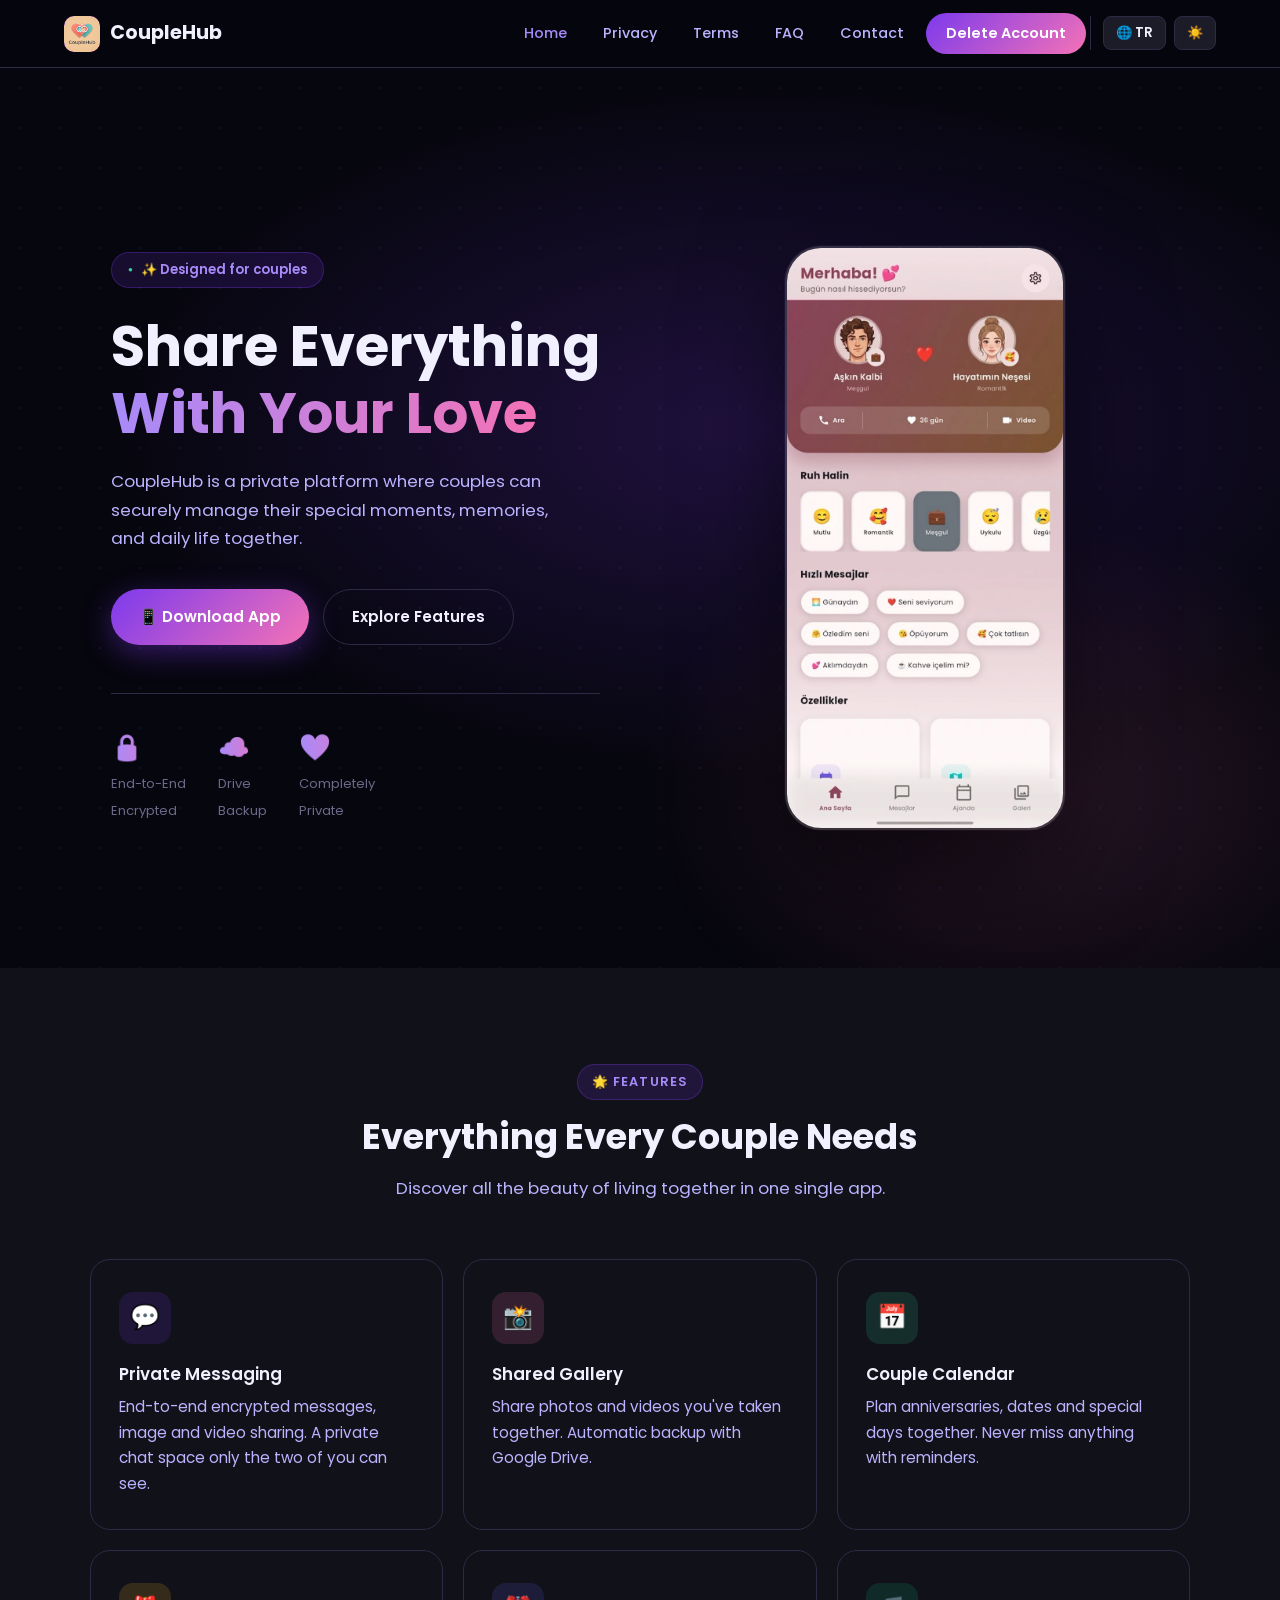
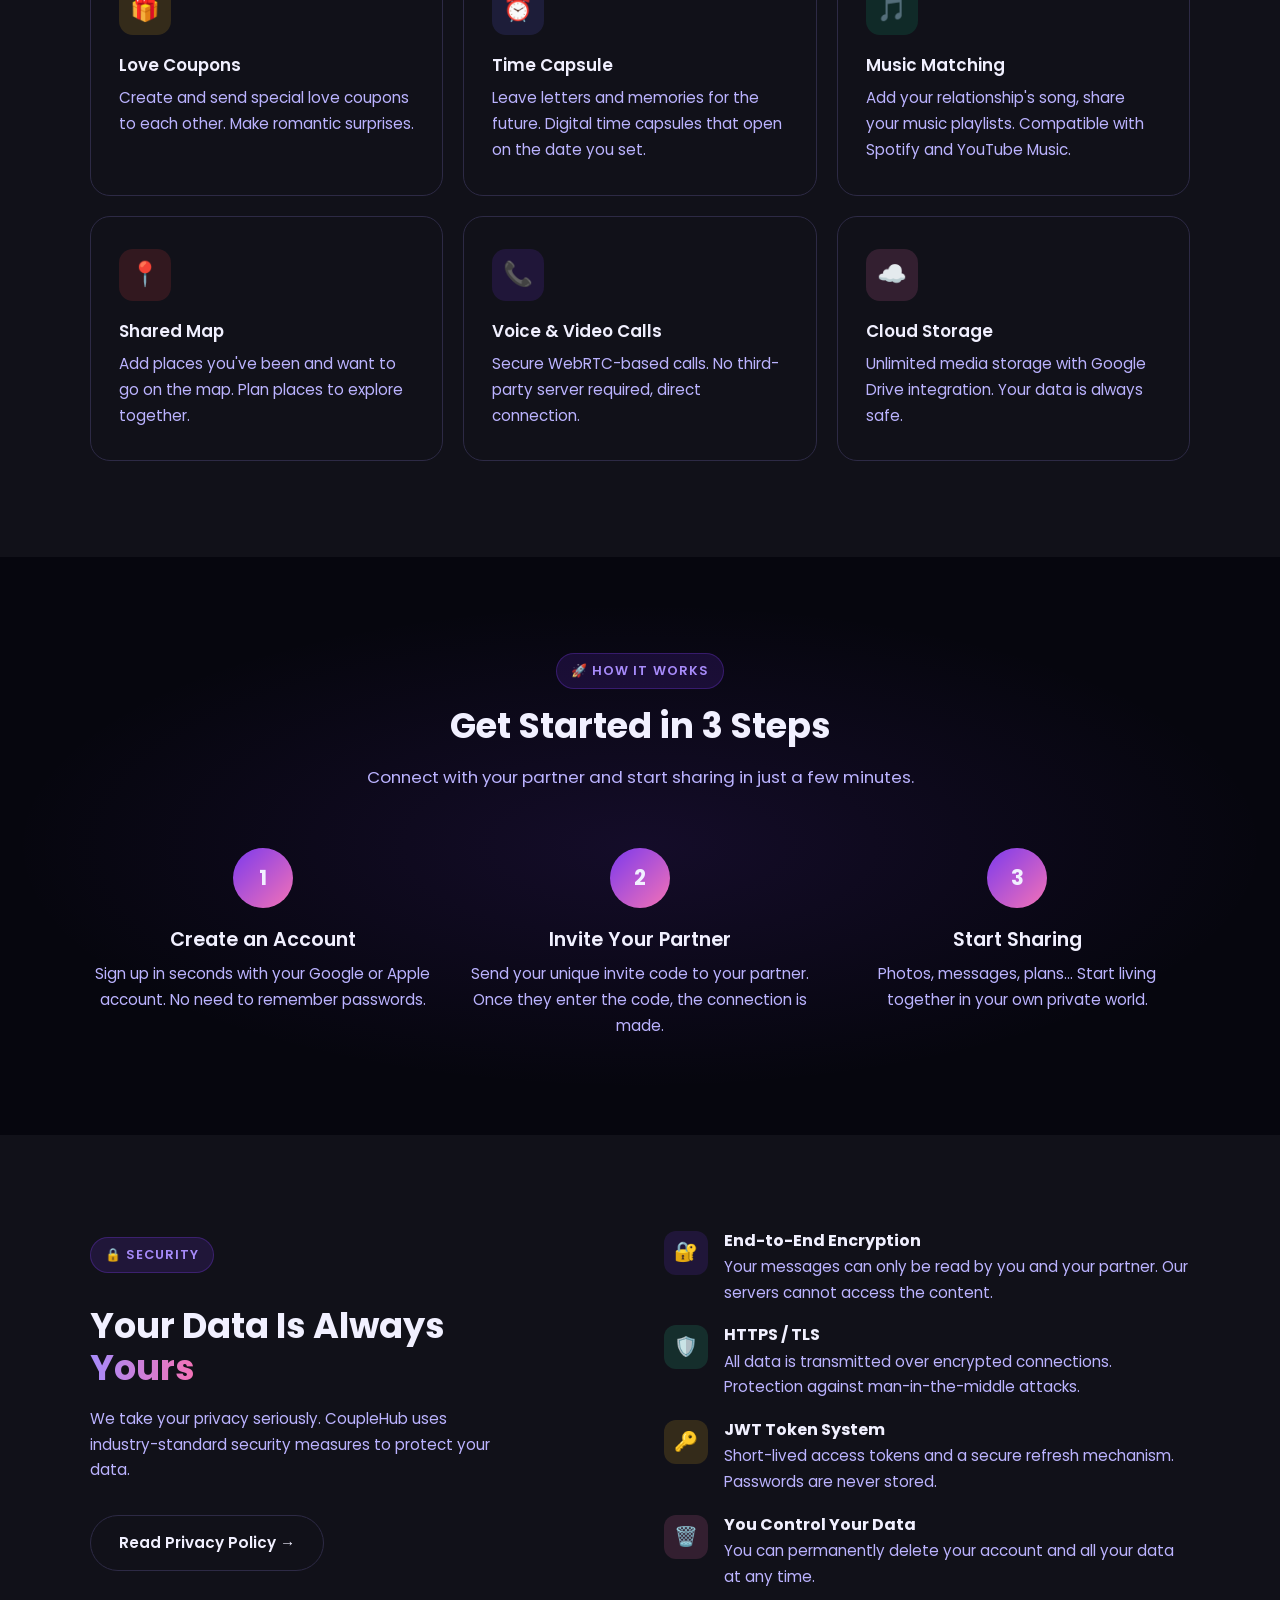
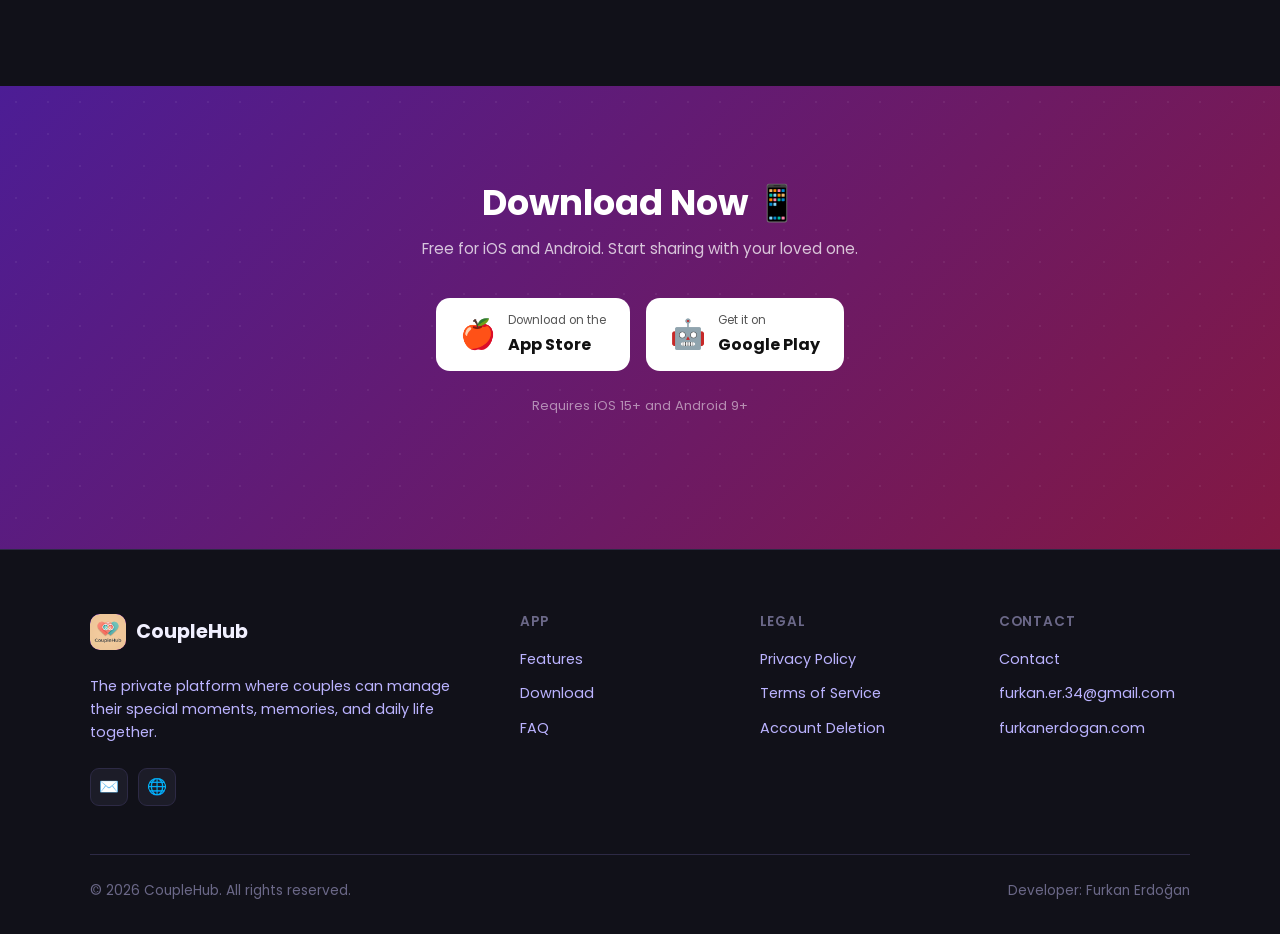
<file: index.html>
<!DOCTYPE html>
<html lang="tr" data-theme="dark" data-page="home">

<head>
    <meta charset="UTF-8" />
    <meta name="viewport" content="width=device-width, initial-scale=1.0" />
    <title>CoupleHub — Sevgilinizle Her Şeyi Paylaşın</title>
    <meta name="description"
        content="CoupleHub, çiftlerin özel anlarını, anılarını ve günlük hayatlarını birlikte yönetebileceği özel bir uygulamadır." />
    <link rel="preconnect" href="https://fonts.googleapis.com" />
    <link rel="preconnect" href="https://fonts.gstatic.com" crossorigin />
    <link href="https://fonts.googleapis.com/css2?family=Poppins:wght@300;400;500;600;700;800&display=swap"
        rel="stylesheet" />
    <link rel="stylesheet" href="style.css" />
    <style>
        /* ── HERO ── */
        .hero {
            min-height: 100vh;
            display: flex;
            align-items: center;
            position: relative;
            overflow: hidden;
            padding: 120px 5% 80px;
        }

        .hero-bg {
            position: absolute;
            inset: 0;
            background: radial-gradient(ellipse 80% 60% at 60% 40%, rgba(124, 58, 237, .22) 0%, transparent 65%),
                radial-gradient(ellipse 50% 50% at 80% 80%, rgba(244, 114, 182, .15) 0%, transparent 60%),
                var(--bg);
        }

        .hero-bg::before {
            content: '';
            position: absolute;
            inset: 0;
            background-image: radial-gradient(rgba(124, 58, 237, .12) 1px, transparent 1px);
            background-size: 40px 40px;
        }

        .hero-content {
            position: relative;
            z-index: 2;
            max-width: 1100px;
            margin: 0 auto;
            display: grid;
            grid-template-columns: 1fr 1fr;
            align-items: center;
            gap: 80px;
        }



        .hero-tag {
            display: inline-flex;
            align-items: center;
            gap: 8px;
            background: rgba(124, 58, 237, .15);
            border: 1px solid rgba(124, 58, 237, .3);
            padding: 6px 16px;
            border-radius: 50px;
            font-size: 0.82rem;
            font-weight: 600;
            color: var(--primary-l);
            margin-bottom: 24px;
        }

        .hero-tag::before {
            content: '●';
            font-size: .5rem;
            color: var(--success);
        }

        .hero h1 {
            margin-bottom: 20px;
        }

        .hero h1 em {
            font-style: normal;
        }

        .hero-sub {
            font-size: 1.05rem;
            color: var(--muted);
            margin-bottom: 36px;
            max-width: 440px;
            line-height: 1.7;
        }

        .hero-btns {
            display: flex;
            gap: 14px;
            flex-wrap: wrap;
        }

        .hero-stats {
            display: flex;
            gap: 32px;
            margin-top: 48px;
            padding-top: 32px;
            border-top: 1px solid var(--border);
        }

        .hero-stat strong {
            display: block;
            font-size: 1.6rem;
            font-weight: 700;
        }

        .hero-stat span {
            font-size: 0.82rem;
            color: var(--subtle);
        }

        /* Phone Mockup */
        .hero-visual {
            display: flex;
            justify-content: center;
            align-items: center;
            position: relative;
        }

        .phone-wrap {
            position: relative;
            z-index: 2;
            animation: float 5s ease-in-out infinite;
        }

        .phone {
            width: 240px;
            height: 490px;
            border-radius: 40px;
            background: var(--surface);
            border: 2px solid rgba(255, 255, 255, .08);
            box-shadow: 0 40px 100px rgba(0, 0, 0, .6), 0 0 0 1px rgba(255, 255, 255, .04), inset 0 1px 0 rgba(255, 255, 255, .08);
            overflow: hidden;
            position: relative;
        }

        .phone-notch {
            width: 80px;
            height: 22px;
            background: var(--bg);
            border-radius: 0 0 16px 16px;
            margin: 0 auto;
        }

        .phone-screen {
            padding: 0;
            background: transparent;
            height: 100%;
            overflow: hidden;
            display: flex;
        }

        .phone-screen img {
            width: 100%;
            height: 100%;
            object-fit: cover;
            object-position: top;
            display: block;
        }

        .phone-app-bar {
            display: flex;
            align-items: center;
            justify-content: space-between;
            margin-bottom: 16px;
        }

        .phone-app-bar span {
            font-size: 0.75rem;
            font-weight: 600;
        }

        .phone-heart {
            font-size: 1.4rem;
            display: block;
            text-align: center;
            margin: 8px 0;
        }

        .phone-couple-card {
            background: rgba(124, 58, 237, .25);
            border: 1px solid rgba(124, 58, 237, .3);
            border-radius: 12px;
            padding: 10px 12px;
            margin-bottom: 10px;
        }

        .phone-couple-card .label {
            font-size: 0.65rem;
            color: var(--muted);
        }

        .phone-couple-card .names {
            font-size: 0.78rem;
            font-weight: 600;
        }

        .phone-couple-card .days {
            font-size: 1.1rem;
            font-weight: 700;
            color: var(--primary-l);
        }

        .phone-items {
            display: flex;
            flex-direction: column;
            gap: 6px;
        }

        .phone-item {
            background: rgba(255, 255, 255, .05);
            border-radius: 8px;
            padding: 8px 10px;
            display: flex;
            align-items: center;
            gap: 8px;
        }

        .phone-item-icon {
            font-size: 1rem;
        }

        .phone-item-text {
            font-size: 0.65rem;
            color: var(--muted);
        }

        .phone-item-text strong {
            display: block;
            font-size: 0.72rem;
            color: var(--text);
        }

        .phone-glow {
            position: absolute;
            width: 300px;
            height: 300px;
            background: radial-gradient(circle, rgba(124, 58, 237, .35) 0%, transparent 70%);
            border-radius: 50%;
            top: 50%;
            left: 50%;
            transform: translate(-50%, -50%);
            animation: pulse-glow 3s ease-in-out infinite;
            z-index: 1;
        }

        .phone-float-badge {
            position: absolute;
            background: var(--surface-hi);
            border: 1px solid var(--border);
            border-radius: 12px;
            padding: 10px 14px;
            font-size: 0.78rem;
            font-weight: 600;
            display: flex;
            align-items: center;
            gap: 8px;
            box-shadow: 0 8px 24px rgba(0, 0, 0, .4);
            white-space: nowrap;
            animation: float 4s ease-in-out infinite;
        }

        .phone-float-badge.b1 {
            top: 8%;
            right: -20%;
            animation-delay: -1s;
        }

        .phone-float-badge.b2 {
            bottom: 18%;
            left: -22%;
            animation-delay: -2.5s;
        }

        .phone-float-badge.b3 {
            bottom: 5%;
            right: -15%;
            animation-delay: -0.5s;
        }

        /* ── FEATURES ── */
        .features-grid {
            display: grid;
            grid-template-columns: repeat(3, 1fr);
            gap: 20px;
            margin-top: 0;
        }

        .feature-card {
            padding: 32px 28px;
        }

        .feature-icon {
            width: 52px;
            height: 52px;
            border-radius: 14px;
            display: flex;
            align-items: center;
            justify-content: center;
            font-size: 1.5rem;
            margin-bottom: 20px;
        }

        .feature-card h3 {
            margin-bottom: 10px;
            font-size: 1.05rem;
        }

        /* ── HOW IT WORKS ── */
        .how-bg {
            background: radial-gradient(ellipse 70% 60% at 50% 50%, rgba(124, 58, 237, .12) 0%, transparent 70%);
        }

        .steps {
            display: grid;
            grid-template-columns: repeat(3, 1fr);
            gap: 32px;
        }

        .step {
            text-align: center;
        }

        .step-num {
            width: 60px;
            height: 60px;
            border-radius: 50%;
            background: linear-gradient(135deg, var(--primary), var(--pink));
            display: flex;
            align-items: center;
            justify-content: center;
            font-size: 1.3rem;
            font-weight: 700;
            margin: 0 auto 20px;
        }

        .step h3 {
            margin-bottom: 10px;
        }

        /* ── SECURITY ── */
        .security-grid {
            display: grid;
            grid-template-columns: 1fr 1fr;
            gap: 48px;
            align-items: center;
        }

        .security-items {
            display: flex;
            flex-direction: column;
            gap: 20px;
        }

        .security-item {
            display: flex;
            gap: 16px;
        }

        .security-item-icon {
            width: 44px;
            height: 44px;
            border-radius: 12px;
            flex-shrink: 0;
            display: flex;
            align-items: center;
            justify-content: center;
            font-size: 1.2rem;
        }

        .security-item h4 {
            font-size: 1rem;
            margin-bottom: 4px;
        }

        /* ── DOWNLOAD ── */
        .download-section {
            background: linear-gradient(135deg, var(--primary-d) 0%, #831843 100%);
            text-align: center;
            position: relative;
            overflow: hidden;
        }

        .download-section::before {
            content: '';
            position: absolute;
            inset: 0;
            background-image: radial-gradient(rgba(255, 255, 255, .06) 1px, transparent 1px);
            background-size: 32px 32px;
        }

        .download-section .container {
            position: relative;
            z-index: 2;
        }

        .download-section h2 {
            color: white;
            margin-bottom: 12px;
        }

        .download-section p {
            color: rgba(255, 255, 255, .75);
            margin-bottom: 36px;
        }

        .store-btns {
            display: flex;
            gap: 16px;
            justify-content: center;
            flex-wrap: wrap;
        }

        .store-btn {
            display: flex;
            align-items: center;
            gap: 12px;
            background: white;
            color: #111;
            border-radius: 14px;
            padding: 12px 24px;
            font-weight: 600;
            text-decoration: none;
            transition: transform .2s, box-shadow .2s;
        }

        .store-btn:hover {
            transform: translateY(-3px);
            box-shadow: 0 16px 40px rgba(0, 0, 0, .3);
        }

        .store-btn .store-icon {
            font-size: 1.8rem;
        }

        .store-btn .store-text {
            text-align: left;
        }

        .store-btn .store-text small {
            display: block;
            font-size: 0.72rem;
            font-weight: 400;
            color: #555;
        }

        .store-btn .store-text span {
            font-size: 1rem;
            font-weight: 700;
        }

        /* ── RESPONSIVE ── */
        @media (max-width: 900px) {
            .hero-content {
                grid-template-columns: 1fr;
                gap: 60px;
            }

            .hero-visual {
                display: none;
            }

            .features-grid {
                grid-template-columns: repeat(2, 1fr);
            }

            .security-grid {
                grid-template-columns: 1fr;
            }
        }

        @media (max-width: 660px) {
            .features-grid {
                grid-template-columns: 1fr;
            }

            .steps {
                grid-template-columns: 1fr;
            }
        }
    </style>
</head>

<body>

    <div id="ch-nav"></div>

    <!-- ─── HERO ──────────────────────────────────────────── -->
    <section class="hero">
        <div class="hero-bg"></div>
        <div class="hero-content container">
            <div class="hero-text animate-fade-up">
                <div class="hero-tag" data-i18n="hero_tag">✨ Çiftler için tasarlandı</div>
                <h1><span data-i18n="hero_h1_line1">Sevgilinizle</span><br /><em class="text-gradient"
                        data-i18n="hero_h1_emp">Her Şeyi Paylaşın</em></h1>
                <p class="hero-sub" data-i18n="hero_sub">
                    CoupleHub, çiftlerin özel anlarını, anılarını ve günlük hayatlarını
                    birlikte güvenle yönetebileceği özel bir platformdur.
                </p>
                <div class="hero-btns">
                    <a href="#download" class="btn btn-primary" data-i18n="hero_btn_download">📱 Uygulamayı İndir</a>
                    <a href="#features" class="btn btn-outline" data-i18n="hero_btn_features">Özellikleri Keşfet</a>
                </div>
                <div class="hero-stats">
                    <div class="hero-stat">
                        <strong class="text-gradient">🔒</strong>
                        <span data-i18n="hero_stat1">Uçtan Uca<br />Şifreli</span>
                    </div>
                    <div class="hero-stat">
                        <strong class="text-gradient">☁️</strong>
                        <span data-i18n="hero_stat2">Drive ile<br />Yedekleme</span>
                    </div>
                    <div class="hero-stat">
                        <strong class="text-gradient">💜</strong>
                        <span data-i18n="hero_stat3">Tamamen<br />Özel</span>
                    </div>
                </div>
            </div>

            <div class="hero-visual">
                <div class="phone-glow"></div>
                <div class="phone-wrap">
                    <img class="phone-mockup-img" src="/assets/couplehub.png" alt="CoupleHub App Screenshot" />
                </div>
            </div>
        </div>
    </section>

    <!-- ─── FEATURES ──────────────────────────────────────── -->
    <section id="features" style="background: var(--surface);">
        <div class="container">
            <div class="text-center" style="margin-bottom: 56px;">
                <div class="section-label" data-i18n="feat_label">🌟 Özellikler</div>
                <h2 class="section-title" data-i18n="feat_h2">Her Çiftin İhtiyacı Olan Her Şey</h2>
                <p class="section-sub" data-i18n="feat_sub">Tek bir uygulamada birlikte yaşamanın tüm güzelliklerini
                    keşfedin.</p>
            </div>
            <div class="features-grid">

                <div class="card card-hover feature-card">
                    <div class="feature-icon" style="background: rgba(124,58,237,.15);">💬</div>
                    <h3 data-i18n="feat1_h3">Özel Mesajlaşma</h3>
                    <p data-i18n="feat1_p">Uçtan uca şifreli mesajlar, resim ve video paylaşımı. Sadece ikinizin
                        görebileceği özel sohbet
                        alanı.</p>
                </div>

                <div class="card card-hover feature-card">
                    <div class="feature-icon" style="background: rgba(244,114,182,.15);">📸</div>
                    <h3 data-i18n="feat2_h3">Ortak Galeri</h3>
                    <p data-i18n="feat2_p">Birlikte çektiğiniz fotoğrafları ve videoları paylaşın. Google Drive ile
                        otomatik yedekleme.</p>
                </div>

                <div class="card card-hover feature-card">
                    <div class="feature-icon" style="background: rgba(52,211,153,.15);">📅</div>
                    <h3 data-i18n="feat3_h3">Çift Takvimi</h3>
                    <p data-i18n="feat3_p">Yıl dönümleri, randevular ve özel günleri birlikte planlayın.
                        Hatırlatıcılarla hiçbir şeyi
                        atlamayın.</p>
                </div>

                <div class="card card-hover feature-card">
                    <div class="feature-icon" style="background: rgba(251,191,36,.15);">🎁</div>
                    <h3 data-i18n="feat4_h3">Aşk Kuponları</h3>
                    <p data-i18n="feat4_p">Birbirinize özel aşk kuponları oluşturun ve gönderin. Romantik sürprizler
                        yapın.</p>
                </div>

                <div class="card card-hover feature-card">
                    <div class="feature-icon" style="background: rgba(99,102,241,.15);">⏰</div>
                    <h3 data-i18n="feat5_h3">Zaman Kapsülü</h3>
                    <p data-i18n="feat5_p">Geleceğe mektuplar ve anılar bırakın. Belirlediğiniz tarihte açılacak dijital
                        zaman kapsülleri.
                    </p>
                </div>

                <div class="card card-hover feature-card">
                    <div class="feature-icon" style="background: rgba(16,185,129,.15);">🎵</div>
                    <h3 data-i18n="feat6_h3">Müzik Eşleştirme</h3>
                    <p data-i18n="feat6_p">İlişkinizin şarkısını ekleyin, müzik listenizi paylaşın. Spotify ve YouTube
                        Music uyumlu.</p>
                </div>

                <div class="card card-hover feature-card">
                    <div class="feature-icon" style="background: rgba(239,68,68,.15);">📍</div>
                    <h3 data-i18n="feat7_h3">Ortak Harita</h3>
                    <p data-i18n="feat7_p">Gittiğiniz yerleri ve gitmek istediğiniz yerleri haritaya ekleyin. Birlikte
                        keşfedecek
                        yerlerinizi planlayın.</p>
                </div>

                <div class="card card-hover feature-card">
                    <div class="feature-icon" style="background: rgba(124,58,237,.15);">📞</div>
                    <h3 data-i18n="feat8_h3">Sesli & Görüntülü Arama</h3>
                    <p data-i18n="feat8_p">WebRTC tabanlı güvenli aramalar. Üçüncü taraf sunucu gerektirmez, doğrudan
                        bağlantı.</p>
                </div>

                <div class="card card-hover feature-card">
                    <div class="feature-icon" style="background: rgba(244,114,182,.15);">☁️</div>
                    <h3 data-i18n="feat9_h3">Bulut Depolama</h3>
                    <p data-i18n="feat9_p">Google Drive entegrasyonu ile sınırsız medya depolama. Verileriniz her zaman
                        güvende.</p>
                </div>

            </div>
        </div>
    </section>

    <!-- ─── HOW IT WORKS ──────────────────────────────────── -->
    <section class="how-bg">
        <div class="container">
            <div class="text-center" style="margin-bottom: 56px;">
                <div class="section-label" data-i18n="how_label">🚀 Nasıl Çalışır</div>
                <h2 class="section-title" data-i18n="how_h2">3 Adımda Başlayın</h2>
                <p class="section-sub" data-i18n="how_sub">Birkaç dakika içinde partnerinizle bağlanın ve paylaşmaya
                    başlayın.</p>
            </div>
            <div class="steps">
                <div class="step">
                    <div class="step-num">1</div>
                    <h3 data-i18n="step1_h3">Hesap Oluşturun</h3>
                    <p data-i18n="step1_p">Google veya Apple hesabınızla saniyeler içinde kayıt olun. Şifre hatırlamak
                        zorunda kalmayın.</p>
                </div>
                <div class="step">
                    <div class="step-num">2</div>
                    <h3 data-i18n="step2_h3">Partneri Davet Edin</h3>
                    <p data-i18n="step2_p">Size özel davet kodunu partnerinize gönderin. Partneriniz kodu girdikten
                        sonra bağlantı kurulur.
                    </p>
                </div>
                <div class="step">
                    <div class="step-num">3</div>
                    <h3 data-i18n="step3_h3">Paylaşmaya Başlayın</h3>
                    <p data-i18n="step3_p">Fotoğraflar, mesajlar, planlar… İkinize özel dünyada birlikte yaşamaya
                        başlayın.</p>
                </div>
            </div>
        </div>
    </section>

    <!-- ─── SECURITY ──────────────────────────────────────── -->
    <section style="background: var(--surface);">
        <div class="container">
            <div class="security-grid">
                <div>
                    <div class="section-label" data-i18n="sec_label">🔒 Güvenlik</div>
                    <h2 class="section-title" style="margin-top: 16px;"><span data-i18n="sec_h2_line1">Verileriniz Her
                            Zaman</span><br /><span class="text-gradient" data-i18n="sec_h2_emp">Sizindir</span></h2>
                    <p style="margin-bottom: 32px; max-width: 420px;" data-i18n="sec_p">Gizliliğinizi ciddiye alıyoruz.
                        CoupleHub,
                        verilerinizi korumak için endüstri standardı güvenlik önlemlerini kullanır.</p>
                    <a href="privacy.html" class="btn btn-outline" style="margin-bottom: 12px;"
                        data-i18n="sec_btn">Gizlilik Politikasını
                        Oku →</a>
                </div>
                <div class="security-items">
                    <div class="security-item">
                        <div class="security-item-icon" style="background: rgba(124,58,237,.15);">🔐</div>
                        <div>
                            <h4 data-i18n="sec1_h4">Uçtan Uca Şifreleme</h4>
                            <p data-i18n="sec1_p">Mesajlarınız yalnızca siz ve partneriniz tarafından okunabilir.
                                Sunucularımız içeriğe
                                erişemez.</p>
                        </div>
                    </div>
                    <div class="security-item">
                        <div class="security-item-icon" style="background: rgba(52,211,153,.15);">🛡️</div>
                        <div>
                            <h4 data-i18n="sec2_h4">HTTPS / TLS</h4>
                            <p data-i18n="sec2_p">Tüm veriler şifreli bağlantı üzerinden iletilir. Ortadaki adam
                                saldırılarına karşı
                                koruma.</p>
                        </div>
                    </div>
                    <div class="security-item">
                        <div class="security-item-icon" style="background: rgba(251,191,36,.15);">🔑</div>
                        <div>
                            <h4 data-i18n="sec3_h4">JWT Token Sistemi</h4>
                            <p data-i18n="sec3_p">Kısa ömürlü erişim token'ları ve güvenli yenileme mekanizması.
                                Şifreler asla saklanmaz.
                            </p>
                        </div>
                    </div>
                    <div class="security-item">
                        <div class="security-item-icon" style="background: rgba(244,114,182,.15);">🗑️</div>
                        <div>
                            <h4 data-i18n="sec4_h4">30 Günlük Veri Silme Politikası</h4>
                            <p data-i18n="sec4_p">Partnerinizle ayrıldığınızda, ortak verileriniz 30 gün sonra otomatik
                                olarak tamamen silinir. Gizliliğiniz bizim için önceliktir.</p>
                        </div>
                    </div>
                </div>
            </div>
        </div>
    </section>

    <!-- ─── DOWNLOAD ──────────────────────────────────────── -->
    <section class="download-section" id="download">
        <div class="container">
            <h2 data-i18n="dl_h2">Hemen İndirin 📱</h2>
            <p data-i18n="dl_p">iOS ve Android için ücretsiz. Sevgilinizle paylaşmaya başlayın.</p>
            <div class="store-btns">
                <a href="#" class="store-btn">
                    <span class="store-icon">🍎</span>
                    <div class="store-text">
                        <small data-i18n="dl_appstore_small">App Store'dan İndir</small>
                        <span data-i18n="dl_appstore">App Store</span>
                    </div>
                </a>
                <a href="#" class="store-btn">
                    <span class="store-icon">🤖</span>
                    <div class="store-text">
                        <small data-i18n="dl_gplay_small">Google Play'den İndir</small>
                        <span data-i18n="dl_gplay">Google Play</span>
                    </div>
                </a>
            </div>
            <p style="margin-top: 24px; font-size: 0.82rem; color: rgba(255,255,255,.5);" data-i18n="dl_req">
                iOS 15+ ve Android 9+ gerektirir
            </p>
        </div>
    </section>

    <div id="ch-footer"></div>

    <script src="assets/shared.js"></script>

</body>

</html>
</file>
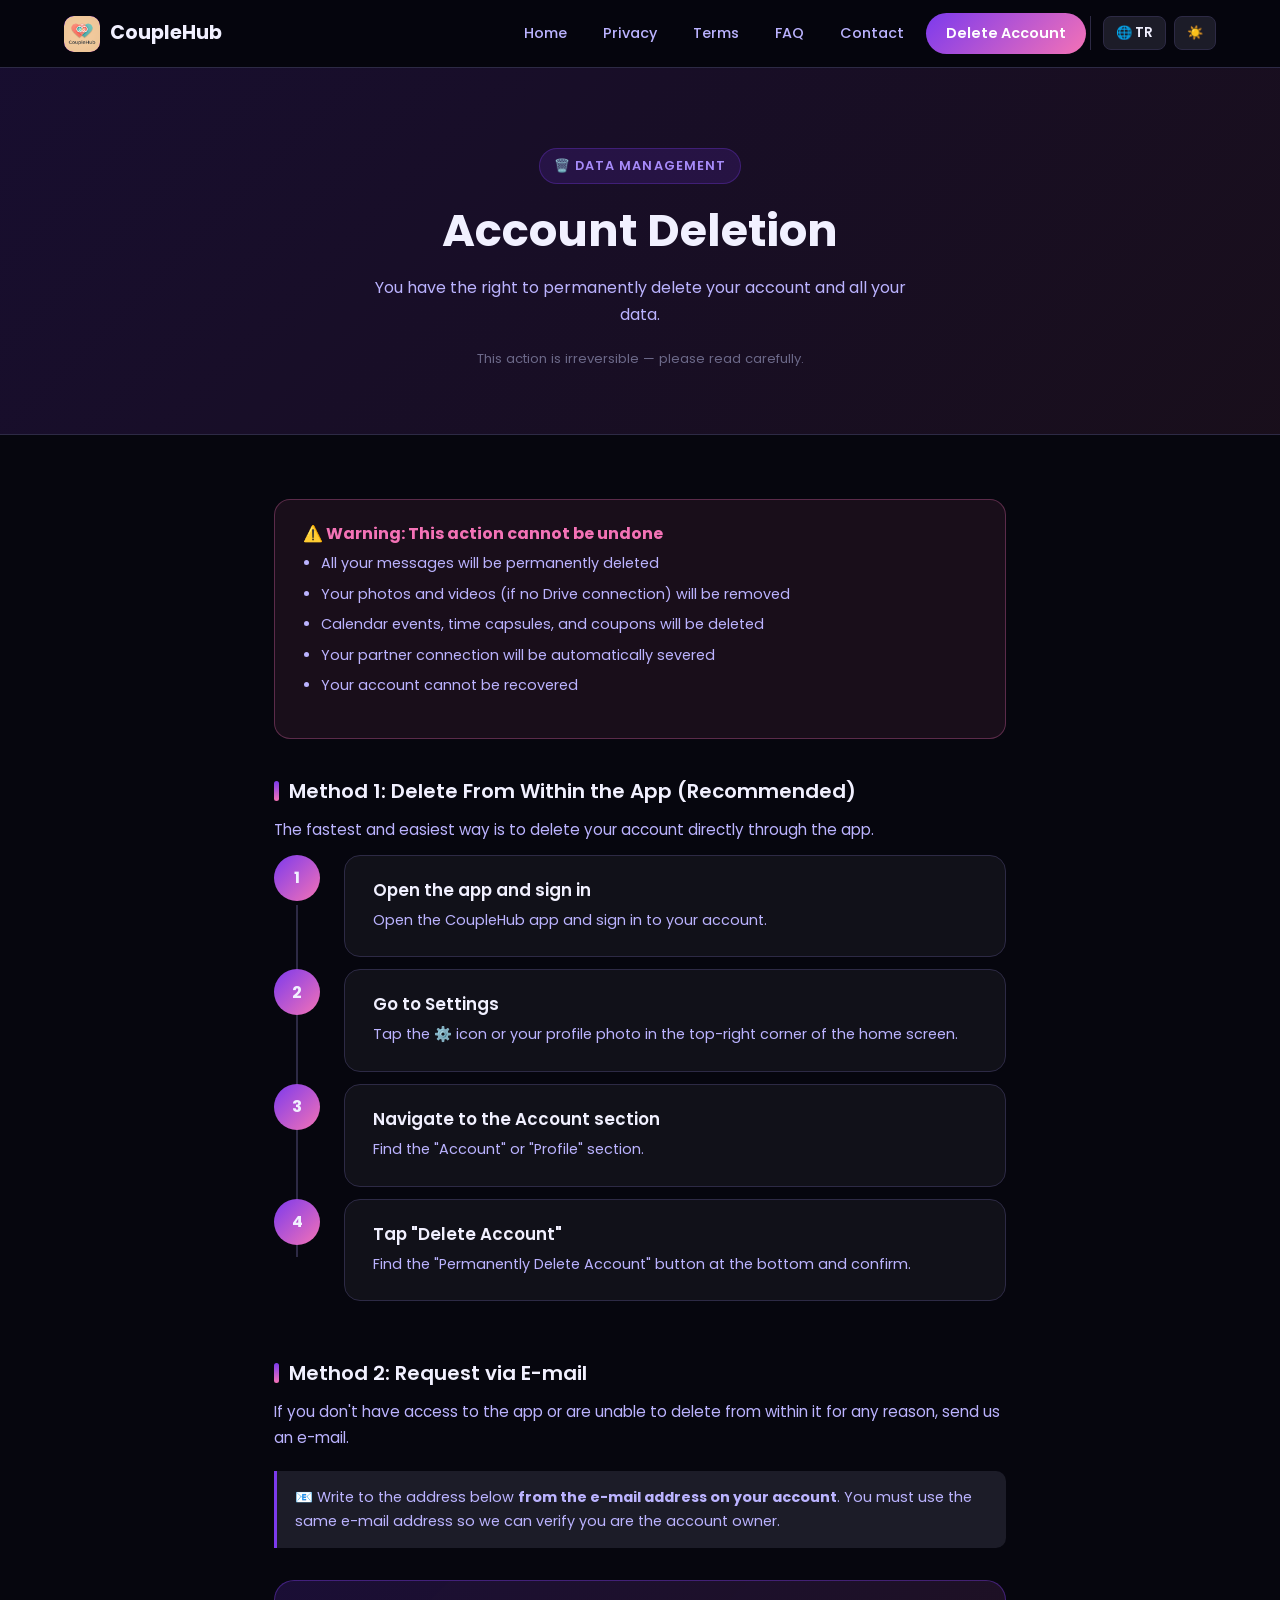
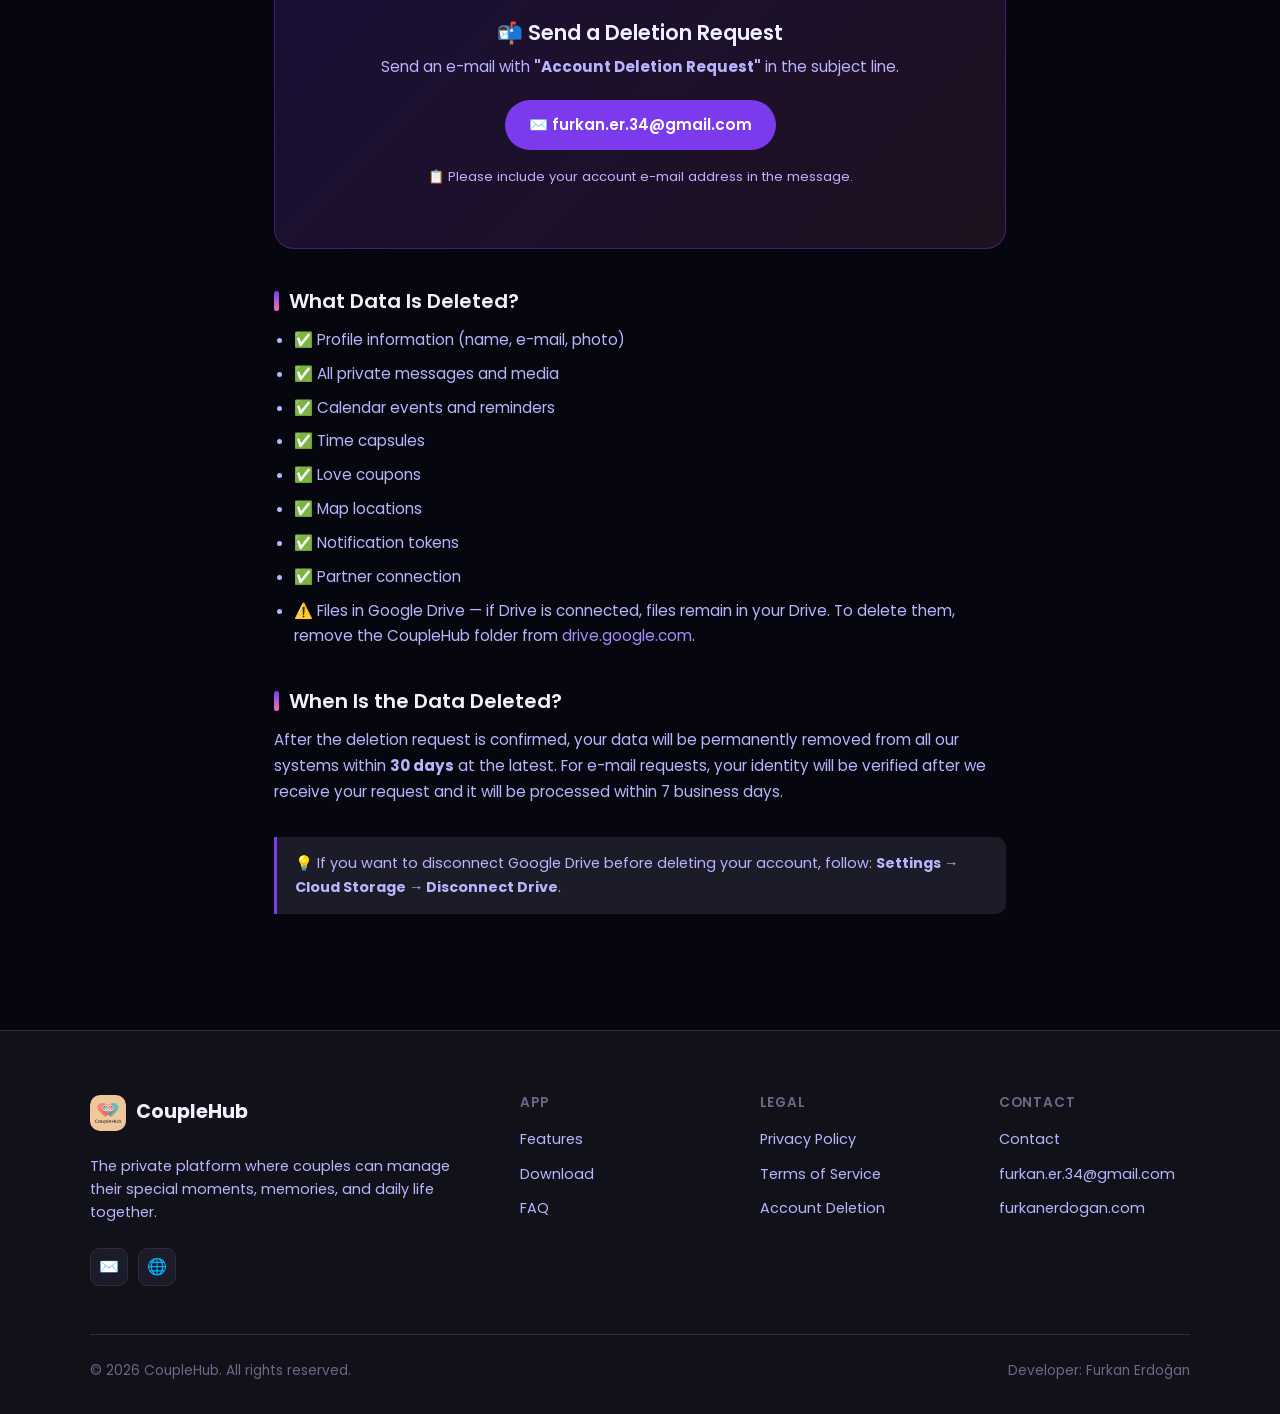
<file: account-deletion.html>
<!DOCTYPE html>
<html lang="tr" data-theme="dark" data-page="account-deletion">

<head>
    <meta charset="UTF-8" />
    <meta name="viewport" content="width=device-width, initial-scale=1.0" />
    <title>Hesap Silme — CoupleHub</title>
    <meta name="description" content="CoupleHub hesabınızı ve tüm verilerinizi nasıl sileceğinizi öğrenin." />
    <link rel="preconnect" href="https://fonts.googleapis.com" />
    <link rel="preconnect" href="https://fonts.gstatic.com" crossorigin />
    <link href="https://fonts.googleapis.com/css2?family=Poppins:wght@300;400;500;600;700&display=swap"
        rel="stylesheet" />
    <link rel="stylesheet" href="style.css" />
    <style>
        .steps-vertical {
            display: flex;
            flex-direction: column;
            gap: 0;
        }

        .step-v {
            display: flex;
            gap: 24px;
            align-items: flex-start;
            position: relative;
        }

        .step-v::before {
            content: '';
            position: absolute;
            left: 22px;
            top: 50px;
            width: 2px;
            height: calc(100% + 8px);
            background: var(--border);
        }

        .step-v:last-child::before {
            display: none;
        }

        .step-v-num {
            width: 46px;
            height: 46px;
            border-radius: 50%;
            flex-shrink: 0;
            background: linear-gradient(135deg, var(--primary), var(--pink));
            display: flex;
            align-items: center;
            justify-content: center;
            font-weight: 700;
            font-size: 1rem;
            position: relative;
            z-index: 2;
        }

        .step-v-content {
            background: var(--surface);
            border: 1px solid var(--border);
            border-radius: 16px;
            padding: 24px 28px;
            flex: 1;
            margin-bottom: 12px;
        }

        .step-v-content h3 {
            margin-bottom: 8px;
            font-size: 1.05rem;
        }

        .step-v-content p {
            font-size: 0.9rem;
            margin-bottom: 0;
        }

        .warning-box {
            background: rgba(244, 114, 182, .08);
            border: 1px solid rgba(244, 114, 182, .3);
            border-radius: 16px;
            padding: 24px 28px;
            margin-bottom: 32px;
        }

        .warning-box h4 {
            color: var(--pink);
            margin-bottom: 8px;
            font-size: 1rem;
        }

        .warning-box ul {
            padding-left: 18px;
        }

        .warning-box li {
            color: var(--muted);
            font-size: 0.9rem;
            margin-bottom: 6px;
        }
    </style>
</head>

<body>

    <div id="ch-nav"></div>

    <div class="page-hero">
        <div class="section-label" data-i18n="ph_deletion_label">🗑️ Veri Yönetimi</div>
        <h1 data-i18n="ph_deletion_h1">Hesap Silme</h1>
        <p data-i18n="ph_deletion_sub">Hesabınızı ve tüm verilerinizi kalıcı olarak silme hakkına sahipsiniz.</p>
        <p class="meta" data-i18n="ph_deletion_meta">Bu işlem geri alınamaz — lütfen dikkatlice okuyun.</p>
    </div>

    <div class="prose lang-tr">

        <!-- Warning -->
        <div class="warning-box">
            <h4>⚠️ Dikkat: Bu işlem geri alınamaz</h4>
            <ul>
                <li>Tüm mesajlarınız kalıcı olarak silinir</li>
                <li>Fotoğraf ve videolarınız (Drive bağlantınız yoksa) kaldırılır</li>
                <li>Takvim etkinlikleri, zaman kapsülleri ve kuponlar silinir</li>
                <li>Partner bağlantınız otomatik olarak kopar</li>
                <li>Hesabınız bir daha geri getirilemez</li>
            </ul>
        </div>

        <h2><span class="dot"></span>Yöntem 1: Uygulama İçinden Silme (Önerilen)</h2>
        <p>En hızlı ve kolay yol, hesabınızı doğrudan uygulama üzerinden silmektir.</p>

        <div class="steps-vertical">
            <div class="step-v">
                <div class="step-v-num">1</div>
                <div class="step-v-content">
                    <h3>Uygulamayı açın ve giriş yapın</h3>
                    <p>CoupleHub uygulamasını açın ve hesabınızla giriş yapın.</p>
                </div>
            </div>
            <div class="step-v">
                <div class="step-v-num">2</div>
                <div class="step-v-content">
                    <h3>Ayarlar'a gidin</h3>
                    <p>Ana ekranın sağ üst köşesindeki ⚙️ simgesine veya profil fotoğrafınıza dokunun.</p>
                </div>
            </div>
            <div class="step-v">
                <div class="step-v-num">3</div>
                <div class="step-v-content">
                    <h3>Hesap bölümüne ilerleyin</h3>
                    <p>"Hesap" veya "Profil" bölümünü bulun.</p>
                </div>
            </div>
            <div class="step-v">
                <div class="step-v-num">4</div>
                <div class="step-v-content">
                    <h3>"Hesabı Sil" seçeneğine tıklayın</h3>
                    <p>En altta "Hesabı Kalıcı Olarak Sil" butonunu bulun ve onaylayın.</p>
                </div>
            </div>
        </div>

        <h2 style="margin-top: 48px;"><span class="dot"></span>Yöntem 2: E-posta ile Talep</h2>
        <p>Uygulamaya erişiminiz yoksa ya da herhangi bir nedenle uygulama içinden silemiyorsanız, bize e-posta
            gönderin.</p>

        <div class="note">
            <p>📧 <strong>E-posta adresinizden</strong> aşağıdaki adrese yazın. Hesap sahibi olduğunuzu doğrulamamız
                için aynı e-posta adresini kullanmanız gerekir.</p>
        </div>

        <div class="contact-card" style="margin: 32px 0;">
            <h3>📬 Silme Talebi Gönderin</h3>
            <p>Konu satırına <strong>"Hesap Silme Talebi"</strong> yazarak e-posta gönderin.</p>
            <a href="mailto:furkan.er.34@gmail.com?subject=Hesap%20Silme%20Talebi&body=Merhaba%2C%0A%0ACoupleHub%20hesab%C4%B1m%C4%B1%20ve%20t%C3%BCm%20verilerimi%20kalıcı%20olarak%20silmek%20istiyorum.%0A%0AHesap%20e-posta%20adresim%3A%20%5Buraya%20e-posta%20adresinizi%20yazın%5D%0A%0ATeşekkürler."
                class="email-link">
                ✉️ furkan.er.34@gmail.com
            </a>
            <p style="margin-top: 16px; font-size: 0.82rem;">📋 E-postanıza hesap e-posta adresinizi de ekleyin.</p>
        </div>

        <h2><span class="dot"></span>Hangi Veriler Silinir?</h2>
        <ul>
            <li>✅ Profil bilgileri (ad, e-posta, fotoğraf)</li>
            <li>✅ Tüm özel mesajlar ve medyalar</li>
            <li>✅ Takvim etkinlikleri ve hatırlatıcılar</li>
            <li>✅ Zaman kapsülleri</li>
            <li>✅ Aşk kuponları</li>
            <li>✅ Harita noktaları</li>
            <li>✅ Bildirim token'ları</li>
            <li>✅ Partner bağlantısı</li>
            <li>⚠️ Google Drive'daki dosyalar — Drive bağlıysa dosyalar Drive'ınızda kalır. Drive'ı da silmek için <a
                    href="https://drive.google.com" target="_blank">drive.google.com</a>'dan CoupleHub klasörünü
                kaldırabilirsiniz.</li>
        </ul>

        <h2><span class="dot"></span>Ne Zaman Silinir?</h2>
        <p>Silme talebi onaylandıktan sonra verileriniz <strong>en geç 30 gün</strong> içinde tüm sistemlerimizden
            kalıcı olarak kaldırılır. E-posta taleplerinde, talebiniz alındıktan sonra kimlik doğrulaması yapılır ve 7
            iş günü içinde işleme alınır.</p>

        <div class="note" style="margin-top: 32px;">
            <p>💡 Hesabınızı silmeden önce Google Drive bağlantısını kesmek isterseniz: <strong>Ayarlar → Bulut Depolama
                    → Drive Bağlantısını Kes</strong> adımlarını takip edin.</p>
        </div>

    </div>

    <div class="prose lang-en">

        <!-- Warning EN -->
        <div class="warning-box">
            <h4>⚠️ Warning: This action cannot be undone</h4>
            <ul>
                <li>All your messages will be permanently deleted</li>
                <li>Your photos and videos (if no Drive connection) will be removed</li>
                <li>Calendar events, time capsules, and coupons will be deleted</li>
                <li>Your partner connection will be automatically severed</li>
                <li>Your account cannot be recovered</li>
            </ul>
        </div>

        <h2><span class="dot"></span>Method 1: Delete From Within the App (Recommended)</h2>
        <p>The fastest and easiest way is to delete your account directly through the app.</p>

        <div class="steps-vertical">
            <div class="step-v">
                <div class="step-v-num">1</div>
                <div class="step-v-content">
                    <h3>Open the app and sign in</h3>
                    <p>Open the CoupleHub app and sign in to your account.</p>
                </div>
            </div>
            <div class="step-v">
                <div class="step-v-num">2</div>
                <div class="step-v-content">
                    <h3>Go to Settings</h3>
                    <p>Tap the ⚙️ icon or your profile photo in the top-right corner of the home screen.</p>
                </div>
            </div>
            <div class="step-v">
                <div class="step-v-num">3</div>
                <div class="step-v-content">
                    <h3>Navigate to the Account section</h3>
                    <p>Find the "Account" or "Profile" section.</p>
                </div>
            </div>
            <div class="step-v">
                <div class="step-v-num">4</div>
                <div class="step-v-content">
                    <h3>Tap "Delete Account"</h3>
                    <p>Find the "Permanently Delete Account" button at the bottom and confirm.</p>
                </div>
            </div>
        </div>

        <h2 style="margin-top: 48px;"><span class="dot"></span>Method 2: Request via E-mail</h2>
        <p>If you don't have access to the app or are unable to delete from within it for any reason, send us an e-mail.</p>

        <div class="note">
            <p>📧 Write to the address below <strong>from the e-mail address on your account</strong>. You must use the
                same e-mail address so we can verify you are the account owner.</p>
        </div>

        <div class="contact-card" style="margin: 32px 0;">
            <h3>📬 Send a Deletion Request</h3>
            <p>Send an e-mail with <strong>"Account Deletion Request"</strong> in the subject line.</p>
            <a href="mailto:furkan.er.34@gmail.com?subject=Account%20Deletion%20Request&body=Hello%2C%0A%0AI%20would%20like%20to%20permanently%20delete%20my%20CoupleHub%20account%20and%20all%20associated%20data.%0A%0AAccount%20e-mail%3A%20%5Benter%20your%20e-mail%20here%5D%0A%0AThank%20you."
                class="email-link">
                ✉️ furkan.er.34@gmail.com
            </a>
            <p style="margin-top: 16px; font-size: 0.82rem;">📋 Please include your account e-mail address in the
                message.</p>
        </div>

        <h2><span class="dot"></span>What Data Is Deleted?</h2>
        <ul>
            <li>✅ Profile information (name, e-mail, photo)</li>
            <li>✅ All private messages and media</li>
            <li>✅ Calendar events and reminders</li>
            <li>✅ Time capsules</li>
            <li>✅ Love coupons</li>
            <li>✅ Map locations</li>
            <li>✅ Notification tokens</li>
            <li>✅ Partner connection</li>
            <li>⚠️ Files in Google Drive — if Drive is connected, files remain in your Drive. To delete them, remove the
                CoupleHub folder from <a href="https://drive.google.com" target="_blank">drive.google.com</a>.</li>
        </ul>

        <h2><span class="dot"></span>When Is the Data Deleted?</h2>
        <p>After the deletion request is confirmed, your data will be permanently removed from all our systems within
            <strong>30 days</strong> at the latest. For e-mail requests, your identity will be verified after we receive
            your request and it will be processed within 7 business days.</p>

        <div class="note" style="margin-top: 32px;">
            <p>💡 If you want to disconnect Google Drive before deleting your account, follow:
                <strong>Settings → Cloud Storage → Disconnect Drive</strong>.</p>
        </div>

    </div>

    <div id="ch-footer"></div>
    <script src="assets/shared.js"></script>

</body>

</html>
</file>
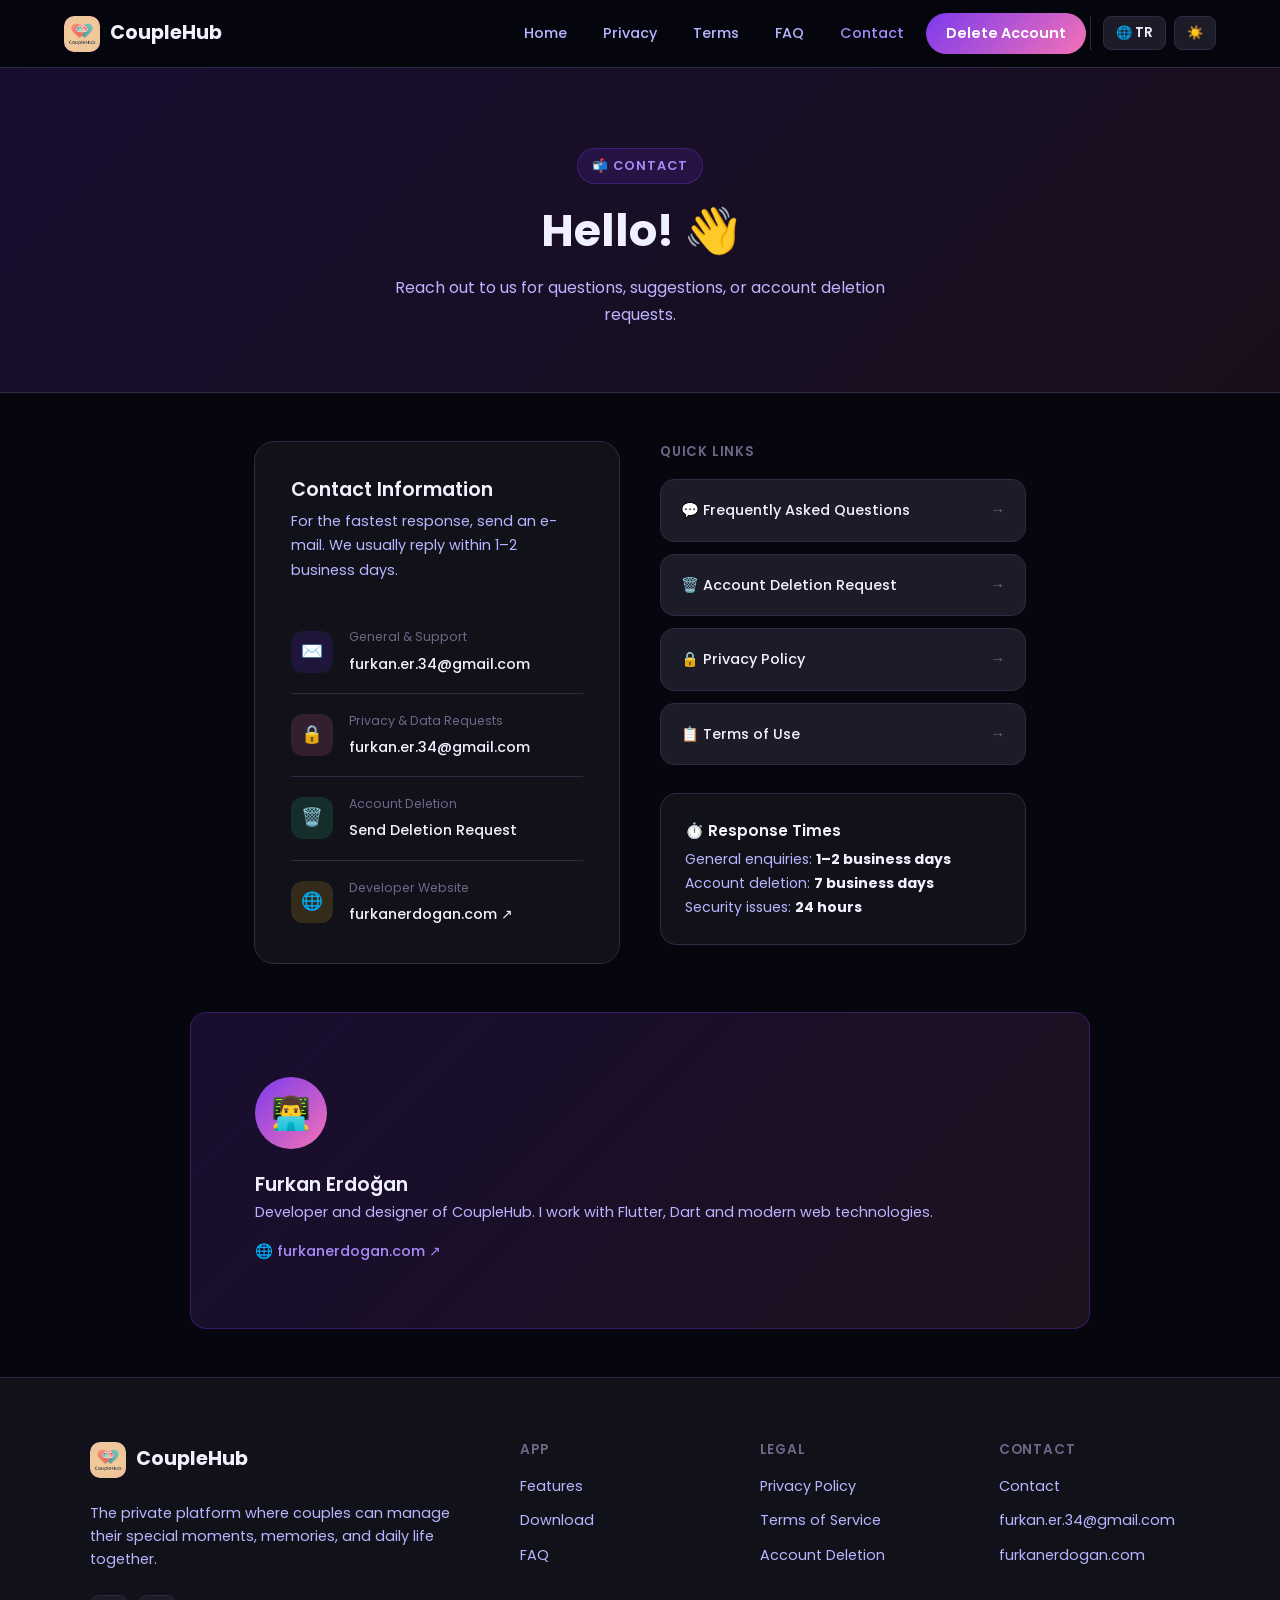
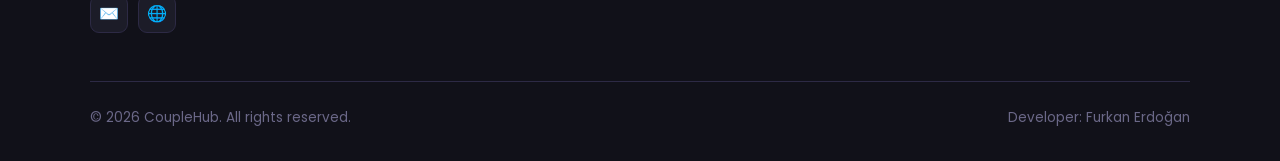
<file: contact.html>
<!DOCTYPE html>
<html lang="tr" data-theme="dark" data-page="contact">

<head>
    <meta charset="UTF-8" />
    <meta name="viewport" content="width=device-width, initial-scale=1.0" />
    <title>İletişim — CoupleHub</title>
    <meta name="description" content="CoupleHub ile iletişime geçin. Geliştirici: Furkan Erdoğan." />
    <link rel="preconnect" href="https://fonts.googleapis.com" />
    <link rel="preconnect" href="https://fonts.gstatic.com" crossorigin />
    <link href="https://fonts.googleapis.com/css2?family=Poppins:wght@300;400;500;600;700&display=swap"
        rel="stylesheet" />
    <link rel="stylesheet" href="style.css" />
    <style>
        .contact-grid {
            display: grid;
            grid-template-columns: 1fr 1fr;
            gap: 40px;
            max-width: 900px;
            margin: 48px auto 0;
            padding: 0 5%;
        }

        .contact-info-card {
            background: var(--surface);
            border: 1px solid var(--border);
            border-radius: 20px;
            padding: 36px;
        }

        .contact-info-card h3 {
            margin-bottom: 8px;
        }

        .contact-info-card>p {
            margin-bottom: 28px;
            font-size: 0.9rem;
        }

        .contact-row {
            display: flex;
            align-items: center;
            gap: 16px;
            padding: 16px 0;
            border-bottom: 1px solid var(--border);
        }

        .contact-row:last-child {
            border-bottom: none;
            padding-bottom: 0;
        }

        .contact-row-icon {
            width: 42px;
            height: 42px;
            border-radius: 12px;
            flex-shrink: 0;
            display: flex;
            align-items: center;
            justify-content: center;
            font-size: 1.1rem;
        }

        .contact-row-text small {
            color: var(--subtle);
            font-size: 0.78rem;
            display: block;
            margin-bottom: 2px;
        }

        .contact-row-text a {
            color: var(--text);
            font-weight: 500;
            font-size: 0.9rem;
        }

        .contact-row-text a:hover {
            color: var(--primary-l);
        }

        .quick-links {
            display: flex;
            flex-direction: column;
            gap: 12px;
            margin-bottom: 0;
        }

        .quick-link-item {
            background: var(--surface-hi);
            border: 1px solid var(--border);
            border-radius: 14px;
            padding: 18px 20px;
            display: flex;
            align-items: center;
            justify-content: space-between;
            text-decoration: none;
            transition: border-color .2s, transform .2s;
        }

        .quick-link-item:hover {
            border-color: rgba(124, 58, 237, .4);
            transform: translateX(4px);
        }

        .quick-link-item span {
            color: var(--text);
            font-weight: 500;
            font-size: 0.9rem;
        }

        .quick-link-item .arrow {
            color: var(--subtle);
        }

        .dev-badge {
            background: linear-gradient(135deg, rgba(124, 58, 237, .15), rgba(244, 114, 182, .1));
            border: 1px solid rgba(124, 58, 237, .3);
            border-radius: 16px;
            padding: 28px;
            margin: 48px auto;
            max-width: 900px;
            display: flex;
            align-items: center;
            gap: 24px;
            flex-wrap: wrap;
        }

        .dev-avatar {
            width: 72px;
            height: 72px;
            border-radius: 50%;
            background: linear-gradient(135deg, var(--primary), var(--pink));
            display: flex;
            align-items: center;
            justify-content: center;
            font-size: 2rem;
            flex-shrink: 0;
        }

        .dev-info h3 {
            margin-bottom: 4px;
        }

        .dev-info p {
            font-size: 0.9rem;
            margin-bottom: 12px;
        }

        .dev-info a {
            display: inline-flex;
            align-items: center;
            gap: 6px;
            color: var(--primary-l);
            font-size: 0.9rem;
            font-weight: 500;
        }

        .dev-info a:hover {
            color: var(--pink);
        }

        @media (max-width: 660px) {
            .contact-grid {
                grid-template-columns: 1fr;
            }
        }
    </style>
</head>

<body>

    <div id="ch-nav"></div>

    <div class="page-hero">
        <div class="section-label" data-i18n="ph_contact_label">📬 İletişim</div>
        <h1 data-i18n="ph_contact_h1">Merhaba! 👋</h1>
        <p data-i18n="ph_contact_sub">Sorularınız, önerileriniz veya hesap silme talepleri için bize ulaşabilirsiniz.</p>
    </div>

    <div class="lang-tr">
    <div class="contact-grid">
        <!-- Contact Info -->
        <div class="contact-info-card">
            <h3>İletişim Bilgileri</h3>
            <p>En hızlı yanıt için e-posta gönderin. Genellikle 1-2 iş günü içinde dönüş yapılır.</p>

            <div class="contact-row">
                <div class="contact-row-icon" style="background: rgba(124,58,237,.15);">✉️</div>
                <div class="contact-row-text">
                    <small>Genel & Destek</small>
                    <a href="mailto:furkan.er.34@gmail.com">furkan.er.34@gmail.com</a>
                </div>
            </div>

            <div class="contact-row">
                <div class="contact-row-icon" style="background: rgba(244,114,182,.15);">🔒</div>
                <div class="contact-row-text">
                    <small>Gizlilik & Veri Talepleri</small>
                    <a href="mailto:furkan.er.34@gmail.com?subject=Gizlilik%20Talebi">furkan.er.34@gmail.com</a>
                </div>
            </div>

            <div class="contact-row">
                <div class="contact-row-icon" style="background: rgba(52,211,153,.15);">🗑️</div>
                <div class="contact-row-text">
                    <small>Hesap Silme</small>
                    <a href="mailto:furkan.er.34@gmail.com?subject=Hesap%20Silme%20Talebi">Silme Talebi Gönder</a>
                </div>
            </div>

            <div class="contact-row">
                <div class="contact-row-icon" style="background: rgba(251,191,36,.15);">🌐</div>
                <div class="contact-row-text">
                    <small>Geliştirici Web Sitesi</small>
                    <a href="https://furkanerdogan.com" target="_blank">furkanerdogan.com ↗</a>
                </div>
            </div>
        </div>

        <!-- Quick Links -->
        <div>
            <p
                style="color: var(--subtle); font-size: 0.82rem; text-transform: uppercase; letter-spacing: .06em; font-weight: 600; margin-bottom: 16px;">
                Hızlı Bağlantılar</p>
            <div class="quick-links">
                <a href="faq.html" class="quick-link-item">
                    <span>💬 Sık Sorulan Sorular</span>
                    <span class="arrow">→</span>
                </a>
                <a href="account-deletion.html" class="quick-link-item">
                    <span>🗑️ Hesap Silme Talebi</span>
                    <span class="arrow">→</span>
                </a>
                <a href="privacy.html" class="quick-link-item">
                    <span>🔒 Gizlilik Politikası</span>
                    <span class="arrow">→</span>
                </a>
                <a href="terms.html" class="quick-link-item">
                    <span>📋 Kullanım Koşulları</span>
                    <span class="arrow">→</span>
                </a>
            </div>

            <div
                style="margin-top: 28px; background: var(--surface); border: 1px solid var(--border); border-radius: 16px; padding: 24px;">
                <p style="font-weight: 600; color: var(--text); margin-bottom: 4px;">⏱️ Yanıt Süresi</p>
                <p style="font-size: 0.88rem; margin-bottom: 0;">Genel sorular: <strong style="color: var(--text);">1-2
                        iş günü</strong></p>
                <p style="font-size: 0.88rem; margin-bottom: 0;">Hesap silme: <strong style="color: var(--text);">7 iş
                        günü</strong></p>
                <p style="font-size: 0.88rem; margin-bottom: 0;">Güvenlik: <strong style="color: var(--text);">24
                        saat</strong></p>
            </div>
        </div>
    </div>

    <!-- Developer Card -->
    <div class="dev-badge" style="padding: 5%;">
        <div class="dev-avatar">👨‍💻</div>
        <div class="dev-info">
            <h3>Furkan Erdoğan</h3>
            <p>CoupleHub'ın geliştiricisi ve tasarımcısı. Flutter, Dart ve modern web teknolojileri ile çalışıyorum.</p>
            <a href="https://furkanerdogan.com" target="_blank">🌐 furkanerdogan.com ↗</a>
        </div>
    </div>
    </div><!-- end lang-tr -->

    <div class="lang-en">
    <div class="contact-grid">
        <!-- Contact Info EN -->
        <div class="contact-info-card">
            <h3>Contact Information</h3>
            <p>For the fastest response, send an e-mail. We usually reply within 1–2 business days.</p>

            <div class="contact-row">
                <div class="contact-row-icon" style="background: rgba(124,58,237,.15);">✉️</div>
                <div class="contact-row-text">
                    <small>General &amp; Support</small>
                    <a href="mailto:furkan.er.34@gmail.com">furkan.er.34@gmail.com</a>
                </div>
            </div>

            <div class="contact-row">
                <div class="contact-row-icon" style="background: rgba(244,114,182,.15);">🔒</div>
                <div class="contact-row-text">
                    <small>Privacy &amp; Data Requests</small>
                    <a href="mailto:furkan.er.34@gmail.com?subject=Privacy%20Request">furkan.er.34@gmail.com</a>
                </div>
            </div>

            <div class="contact-row">
                <div class="contact-row-icon" style="background: rgba(52,211,153,.15);">🗑️</div>
                <div class="contact-row-text">
                    <small>Account Deletion</small>
                    <a href="mailto:furkan.er.34@gmail.com?subject=Account%20Deletion%20Request">Send Deletion Request</a>
                </div>
            </div>

            <div class="contact-row">
                <div class="contact-row-icon" style="background: rgba(251,191,36,.15);">🌐</div>
                <div class="contact-row-text">
                    <small>Developer Website</small>
                    <a href="https://furkanerdogan.com" target="_blank">furkanerdogan.com ↗</a>
                </div>
            </div>
        </div>

        <!-- Quick Links EN -->
        <div>
            <p
                style="color: var(--subtle); font-size: 0.82rem; text-transform: uppercase; letter-spacing: .06em; font-weight: 600; margin-bottom: 16px;">
                Quick Links</p>
            <div class="quick-links">
                <a href="faq.html" class="quick-link-item">
                    <span>💬 Frequently Asked Questions</span>
                    <span class="arrow">→</span>
                </a>
                <a href="account-deletion.html" class="quick-link-item">
                    <span>🗑️ Account Deletion Request</span>
                    <span class="arrow">→</span>
                </a>
                <a href="privacy.html" class="quick-link-item">
                    <span>🔒 Privacy Policy</span>
                    <span class="arrow">→</span>
                </a>
                <a href="terms.html" class="quick-link-item">
                    <span>📋 Terms of Use</span>
                    <span class="arrow">→</span>
                </a>
            </div>

            <div
                style="margin-top: 28px; background: var(--surface); border: 1px solid var(--border); border-radius: 16px; padding: 24px;">
                <p style="font-weight: 600; color: var(--text); margin-bottom: 4px;">⏱️ Response Times</p>
                <p style="font-size: 0.88rem; margin-bottom: 0;">General enquiries: <strong style="color: var(--text);">1–2
                        business days</strong></p>
                <p style="font-size: 0.88rem; margin-bottom: 0;">Account deletion: <strong style="color: var(--text);">7
                        business days</strong></p>
                <p style="font-size: 0.88rem; margin-bottom: 0;">Security issues: <strong
                        style="color: var(--text);">24 hours</strong></p>
            </div>
        </div>
    </div>

    <!-- Developer Card EN -->
    <div class="dev-badge" style="padding: 5%;">
        <div class="dev-avatar">👨‍💻</div>
        <div class="dev-info">
            <h3>Furkan Erdoğan</h3>
            <p>Developer and designer of CoupleHub. I work with Flutter, Dart and modern web technologies.</p>
            <a href="https://furkanerdogan.com" target="_blank">🌐 furkanerdogan.com ↗</a>
        </div>
    </div>
    </div><!-- end lang-en -->

    <div id="ch-footer"></div>
    <script src="assets/shared.js"></script>

</body>

</html>
</file>
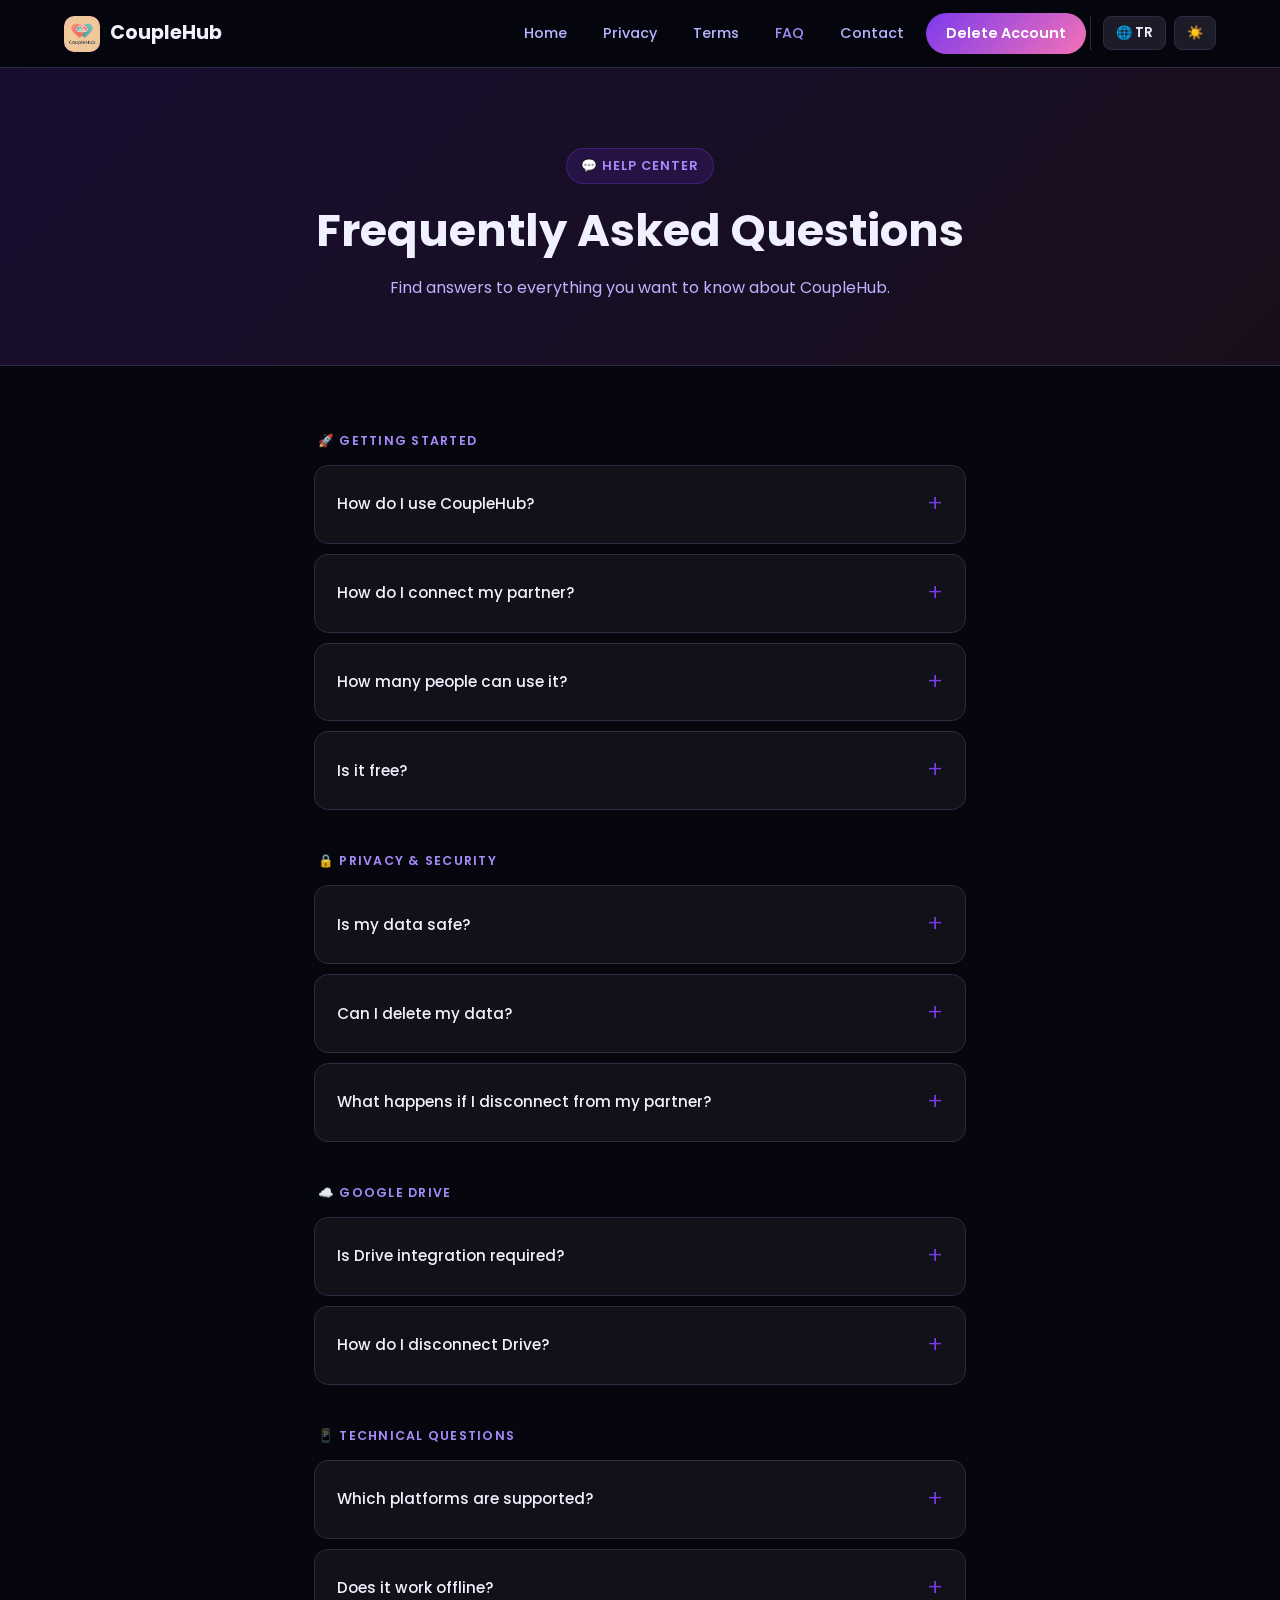
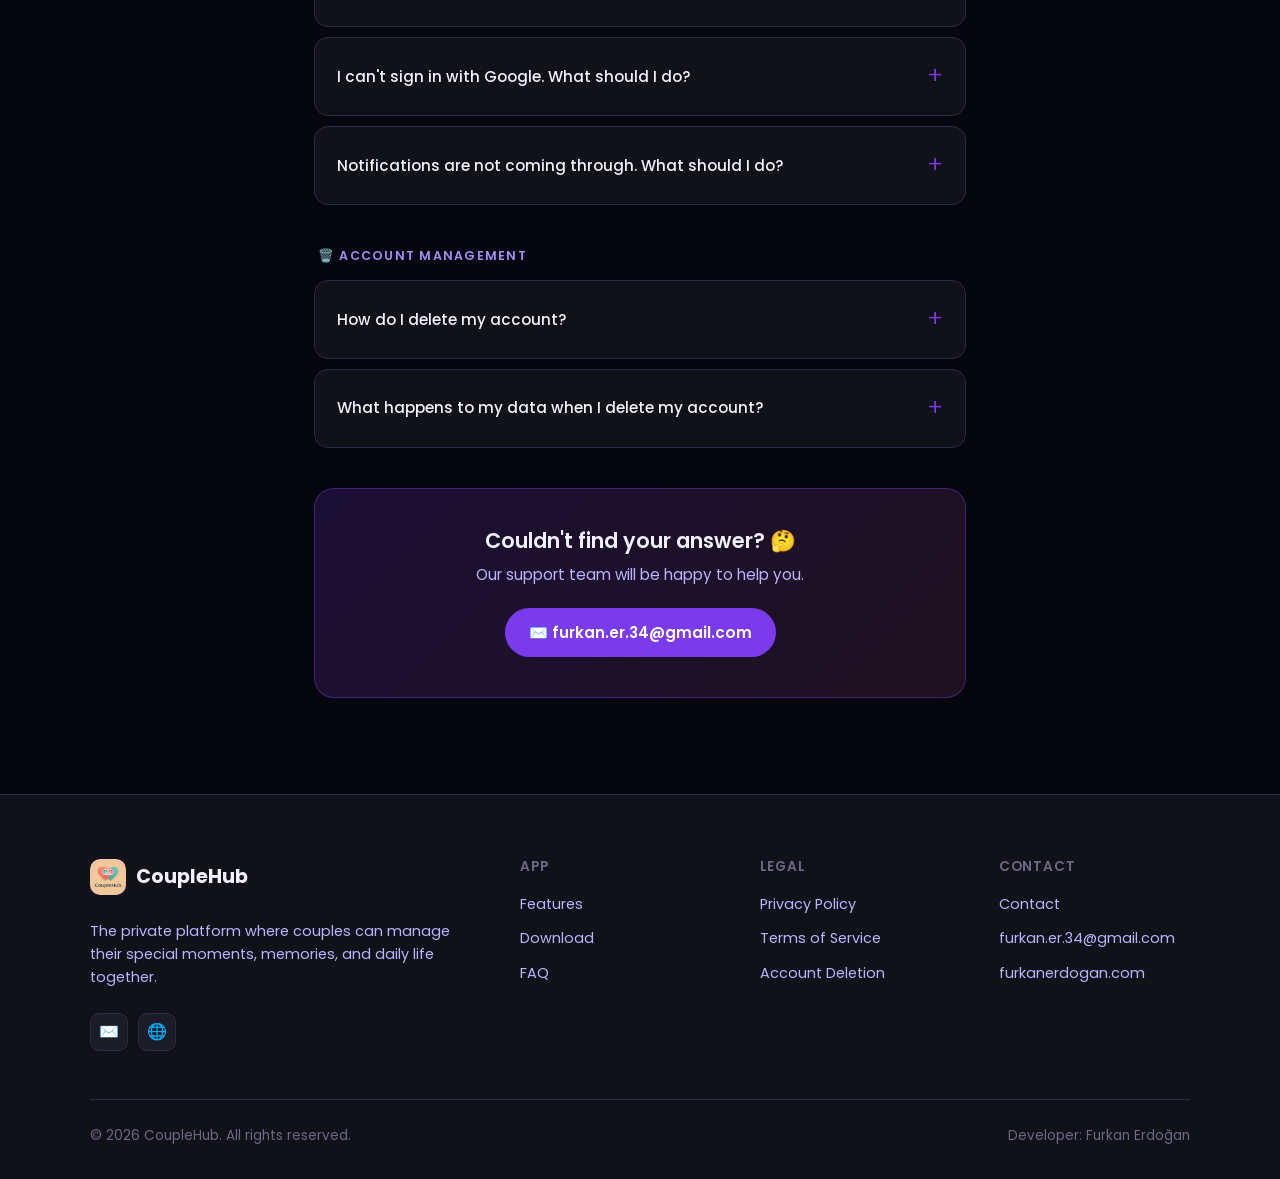
<file: faq.html>
<!DOCTYPE html>
<html lang="tr" data-theme="dark" data-page="faq">

<head>
    <meta charset="UTF-8" />
    <meta name="viewport" content="width=device-width, initial-scale=1.0" />
    <title>Sık Sorulan Sorular — CoupleHub</title>
    <meta name="description" content="CoupleHub hakkında sık sorulan sorular ve cevapları." />
    <link rel="preconnect" href="https://fonts.googleapis.com" />
    <link rel="preconnect" href="https://fonts.gstatic.com" crossorigin />
    <link href="https://fonts.googleapis.com/css2?family=Poppins:wght@300;400;500;600;700&display=swap"
        rel="stylesheet" />
    <link rel="stylesheet" href="style.css" />
    <style>
        .faq-wrap {
            max-width: 780px;
            margin: 0 auto;
            padding: 64px 5% 96px;
        }

        .faq-group {
            margin-bottom: 40px;
        }

        .faq-group-title {
            font-size: 0.78rem;
            font-weight: 600;
            text-transform: uppercase;
            letter-spacing: 0.1em;
            color: var(--primary-l);
            margin-bottom: 14px;
            padding-left: 4px;
        }
    </style>
</head>

<body>

    <div id="ch-nav"></div>

    <div class="page-hero">
        <div class="section-label" data-i18n="ph_faq_label">💬 Yardım Merkezi</div>
        <h1 data-i18n="ph_faq_h1">Sık Sorulan Sorular</h1>
        <p data-i18n="ph_faq_sub">CoupleHub hakkında merak ettiğiniz her şeyin cevabı burada.</p>
    </div>

    <div class="lang-tr"><div class="faq-wrap">

        <div class="faq-group">
            <p class="faq-group-title">🚀 Başlarken</p>

            <details>
                <summary>CoupleHub nasıl kullanılır?</summary>
                <div class="answer">
                    Uygulamayı indirdikten sonra Google veya Apple hesabınızla giriş yapın. Ardından "Partner Bağla"
                    ekranından partnerinize özel davet kodu gönderin. Partneriniz kodu kabul ettikten sonra birlikte tüm
                    özellikleri kullanmaya başlayabilirsiniz.
                </div>
            </details>

            <details>
                <summary>Partnerimi nasıl bağlarım?</summary>
                <div class="answer">
                    Giriş yaptıktan sonra "Partner Bağla" ekranı açılır. Size özel 6 haneli davet kodu oluşturulur. Bu
                    kodu partnerinize gönderin; partneriniz uygulamaya girip kodu girdikten sonra bağlantı kurulur.
                </div>
            </details>

            <details>
                <summary>Kaç kişiyle kullanabilirim?</summary>
                <div class="answer">
                    CoupleHub tamamen iki kişilik, özel bir platform olarak tasarlanmıştır. Her hesap yalnızca bir
                    partnerle bağlanabilir.
                </div>
            </details>

            <details>
                <summary>Ücretsiz mi?</summary>
                <div class="answer">
                    Evet, CoupleHub tamamen ücretsizdir. Temel tüm özellikler herhangi bir ücret veya abonelik
                    gerektirmez.
                </div>
            </details>
        </div>

        <div class="faq-group">
            <p class="faq-group-title">🔒 Gizlilik ve Güvenlik</p>

            <details>
                <summary>Verilerim güvende mi?</summary>
                <div class="answer">
                    Evet. Tüm veriler HTTPS üzerinden şifrelenerek iletilir; mesajlarınız uçtan uca şifreleme ile
                    korunur; şifreler bcrypt ile hashlenir. Ayrıntılar için <a href="privacy.html">Gizlilik
                        Politikamızı</a> inceleyebilirsiniz.
                </div>
            </details>

            <details>
                <summary>Verilerimi silebilir miyim?</summary>
                <div class="answer">
                    Evet. <a href="account-deletion.html">Hesap silme sayfamızı</a> ziyaret ederek hesabınızı ve tüm
                    verilerinizi kalıcı olarak silebilirsiniz. Uygulama içinden (Ayarlar → Hesap) veya e-posta ile talep
                    edebilirsiniz.
                </div>
            </details>

            <details>
                <summary>Partnerimle bağlantıyı kessem ne olur?</summary>
                <div class="answer">
                    Ayarlar → Paylaşılanlar → Partner Bağlantısını Kes seçeneğinden bağlantınızı sonlandırabilirsiniz.
                    Ortak içerikler (mesajlar, etkinlikler vb.) her iki tarafta da kaldırılır.
                </div>
            </details>
        </div>

        <div class="faq-group">
            <p class="faq-group-title">☁️ Google Drive</p>

            <details>
                <summary>Drive entegrasyonu zorunlu mu?</summary>
                <div class="answer">
                    Hayır, tamamen isteğe bağlıdır. Etkinleştirirseniz fotoğraflarınız Drive'ınızda yedeklenir;
                    etkinleştirmezseniz uygulama sunucu depolama sistemini kullanır.
                </div>
            </details>

            <details>
                <summary>Drive bağlantısını nasıl koparabilirim?</summary>
                <div class="answer">
                    Ayarlar → Bulut Depolama → Drive Bağlantısını Kes adımlarını izleyin. Drive'daki CoupleHub klasörü
                    silinmez; isterseniz <a href="https://drive.google.com" target="_blank">drive.google.com</a>'dan
                    manuel olarak kaldırabilirsiniz.
                </div>
            </details>
        </div>

        <div class="faq-group">
            <p class="faq-group-title">📱 Teknik Sorular</p>

            <details>
                <summary>Hangi platformlarda kullanılabilir?</summary>
                <div class="answer">
                    CoupleHub şu an iOS (15+) ve Android (9+) platformlarında kullanılabilir.
                </div>
            </details>

            <details>
                <summary>İnternet olmadan çalışır mı?</summary>
                <div class="answer">
                    Bazı bilgiler (profil, son görüntülenen içerik) çevrimdışı görüntülenebilir. Ancak mesajlaşma,
                    senkronizasyon ve yeni içerik paylaşımı için internet bağlantısı gerekir.
                </div>
            </details>

            <details>
                <summary>Google ile giriş yapamıyorum, ne yapmalıyım?</summary>
                <div class="answer">
                    1. İnternet bağlantınızı kontrol edin.<br />
                    2. Uygulamayı tamamen kapatıp yeniden açın.<br />
                    3. Cihazınızda Google hesabınızın oturum açık olduğundan emin olun.<br />
                    4. Sorun devam ediyorsa <a href="mailto:furkan.er.34@gmail.com">furkan.er.34@gmail.com</a> adresine
                    yazın.
                </div>
            </details>

            <details>
                <summary>Bildirimler gelmiyor, ne yapmalıyım?</summary>
                <div class="answer">
                    1. Cihaz bildirim izinlerini kontrol edin (Ayarlar → Uygulamalar → CoupleHub → Bildirimler).<br />
                    2. Uygulama ayarlarından bildirimlerin açık olduğundan emin olun.<br />
                    3. Uygulamayı tamamen kapatıp yeniden açın.
                </div>
            </details>
        </div>

        <div class="faq-group">
            <p class="faq-group-title">🗑️ Hesap İşlemleri</p>

            <details>
                <summary>Hesabımı nasıl silebilirim?</summary>
                <div class="answer">
                    Uygulama içinden: Ayarlar → Hesap → Hesabı Sil.<br />
                    Uygulama dışından: <a href="account-deletion.html">Hesap Silme sayfamızı</a> ziyaret edin veya <a
                        href="mailto:furkan.er.34@gmail.com?subject=Hesap%20Silme%20Talebi">furkan.er.34@gmail.com</a>
                    adresine e-posta gönderin.
                </div>
            </details>

            <details>
                <summary>Hesabımı silersem verilerim ne olur?</summary>
                <div class="answer">
                    Tüm verileriniz (mesajlar, fotoğraflar, etkinlikler, zaman kapsülleri, kuponlar) kalıcı olarak
                    silinir. Google Drive'daki dosyalar silinmez; Drive'ı kendiniz yönetebilirsiniz. Bu işlem geri
                    alınamaz.
                </div>
            </details>
        </div>

    </div></div>

    <div class="lang-en"><div class="faq-wrap">

        <div class="faq-group">
            <p class="faq-group-title">🚀 Getting Started</p>

            <details>
                <summary>How do I use CoupleHub?</summary>
                <div class="answer">
                    After downloading the app, sign in with your Google or Apple account. Then send your partner a special
                    invite code from the "Connect Partner" screen. Once your partner accepts the code, you can start using
                    all the features together.
                </div>
            </details>

            <details>
                <summary>How do I connect my partner?</summary>
                <div class="answer">
                    After signing in, the "Connect Partner" screen opens automatically. A unique 6-digit invite code is
                    generated for you. Send this code to your partner; once they enter it in the app the connection is
                    established.
                </div>
            </details>

            <details>
                <summary>How many people can use it?</summary>
                <div class="answer">
                    CoupleHub is designed exclusively as a two-person private platform. Each account can only be connected
                    to one partner.
                </div>
            </details>

            <details>
                <summary>Is it free?</summary>
                <div class="answer">
                    Yes, CoupleHub is completely free. All core features are available without any charge or subscription.
                </div>
            </details>
        </div>

        <div class="faq-group">
            <p class="faq-group-title">🔒 Privacy &amp; Security</p>

            <details>
                <summary>Is my data safe?</summary>
                <div class="answer">
                    Yes. All data is transmitted encrypted over HTTPS; your messages are protected with end-to-end
                    encryption; passwords are hashed with bcrypt. See our <a href="privacy.html">Privacy Policy</a> for
                    details.
                </div>
            </details>

            <details>
                <summary>Can I delete my data?</summary>
                <div class="answer">
                    Yes. Visit our <a href="account-deletion.html">account deletion page</a> to permanently delete your
                    account and all your data. You can also request deletion from within the app (Settings → Account) or
                    by e-mail.
                </div>
            </details>

            <details>
                <summary>What happens if I disconnect from my partner?</summary>
                <div class="answer">
                    Go to Settings → Shared → Disconnect Partner. Shared content (messages, events, etc.) will be removed
                    from both sides.
                </div>
            </details>
        </div>

        <div class="faq-group">
            <p class="faq-group-title">☁️ Google Drive</p>

            <details>
                <summary>Is Drive integration required?</summary>
                <div class="answer">
                    No, it is completely optional. If you enable it, your photos are backed up to your Drive; if you don't,
                    the app uses its own server storage.
                </div>
            </details>

            <details>
                <summary>How do I disconnect Drive?</summary>
                <div class="answer">
                    Follow Settings → Cloud Storage → Disconnect Drive. The CoupleHub folder in your Drive will not be
                    deleted; you can remove it manually from <a href="https://drive.google.com"
                        target="_blank">drive.google.com</a> if you wish.
                </div>
            </details>
        </div>

        <div class="faq-group">
            <p class="faq-group-title">📱 Technical Questions</p>

            <details>
                <summary>Which platforms are supported?</summary>
                <div class="answer">
                    CoupleHub is currently available on iOS (15+) and Android (9+).
                </div>
            </details>

            <details>
                <summary>Does it work offline?</summary>
                <div class="answer">
                    Some information (profile, last-viewed content) can be viewed offline. However, messaging,
                    synchronisation, and sharing new content require an internet connection.
                </div>
            </details>

            <details>
                <summary>I can't sign in with Google. What should I do?</summary>
                <div class="answer">
                    1. Check your internet connection.<br />
                    2. Fully close the app and reopen it.<br />
                    3. Make sure your Google account is signed in on your device.<br />
                    4. If the problem persists, write to <a
                        href="mailto:furkan.er.34@gmail.com">furkan.er.34@gmail.com</a>.
                </div>
            </details>

            <details>
                <summary>Notifications are not coming through. What should I do?</summary>
                <div class="answer">
                    1. Check device notification permissions (Settings → Apps → CoupleHub → Notifications).<br />
                    2. Make sure notifications are enabled in the app settings.<br />
                    3. Fully close the app and reopen it.
                </div>
            </details>
        </div>

        <div class="faq-group">
            <p class="faq-group-title">🗑️ Account Management</p>

            <details>
                <summary>How do I delete my account?</summary>
                <div class="answer">
                    From within the app: Settings → Account → Delete Account.<br />
                    From outside the app: visit our <a href="account-deletion.html">Account Deletion page</a> or send an
                    e-mail to <a
                        href="mailto:furkan.er.34@gmail.com?subject=Account%20Deletion%20Request">furkan.er.34@gmail.com</a>.
                </div>
            </details>

            <details>
                <summary>What happens to my data when I delete my account?</summary>
                <div class="answer">
                    All your data (messages, photos, events, time capsules, coupons) is permanently deleted. Files in
                    Google Drive are not deleted; you can manage Drive yourself. This action cannot be undone.
                </div>
            </details>
        </div>

        <div class="contact-card" style="margin-top: 16px;">
            <h3>Couldn't find your answer? 🤔</h3>
            <p>Our support team will be happy to help you.</p>
            <a href="mailto:furkan.er.34@gmail.com" class="email-link">✉️ furkan.er.34@gmail.com</a>
        </div>

    </div></div>

    <div id="ch-footer"></div>
    <script src="assets/shared.js"></script>

</body>

</html>
</file>
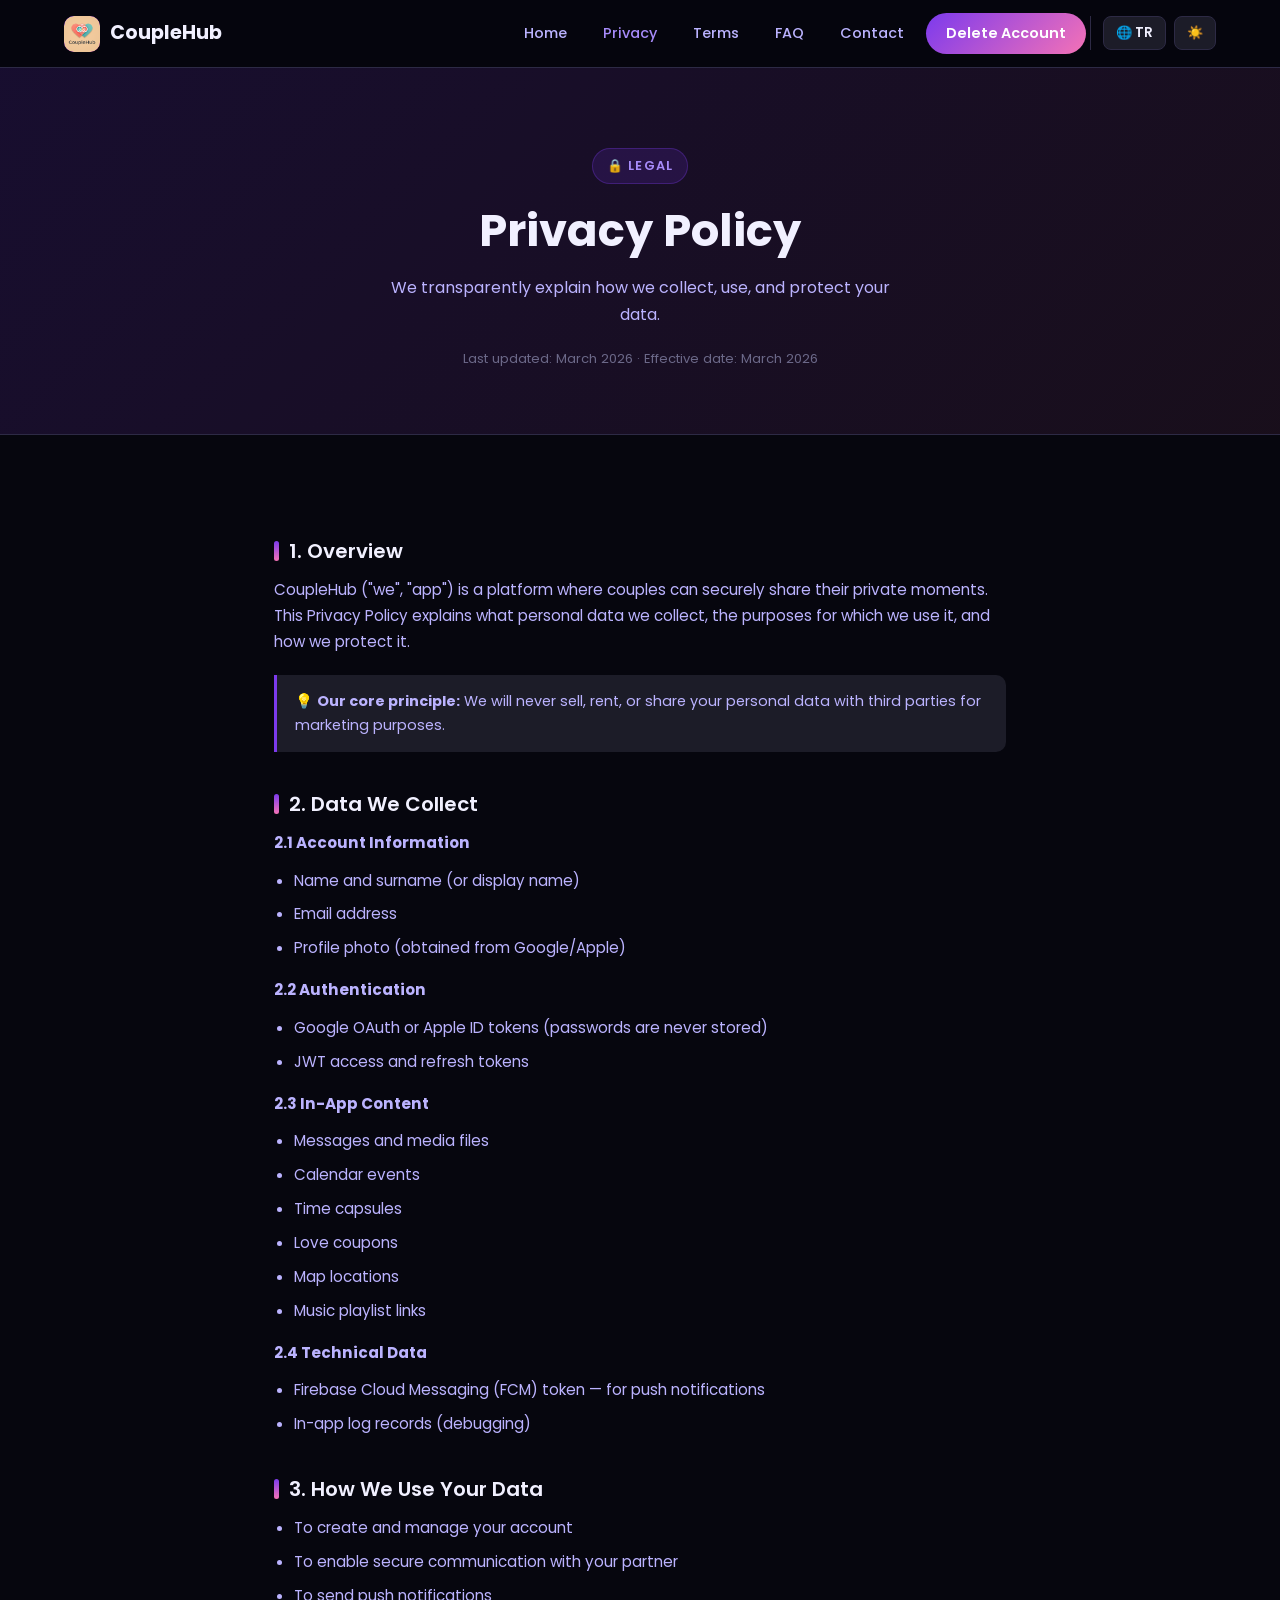
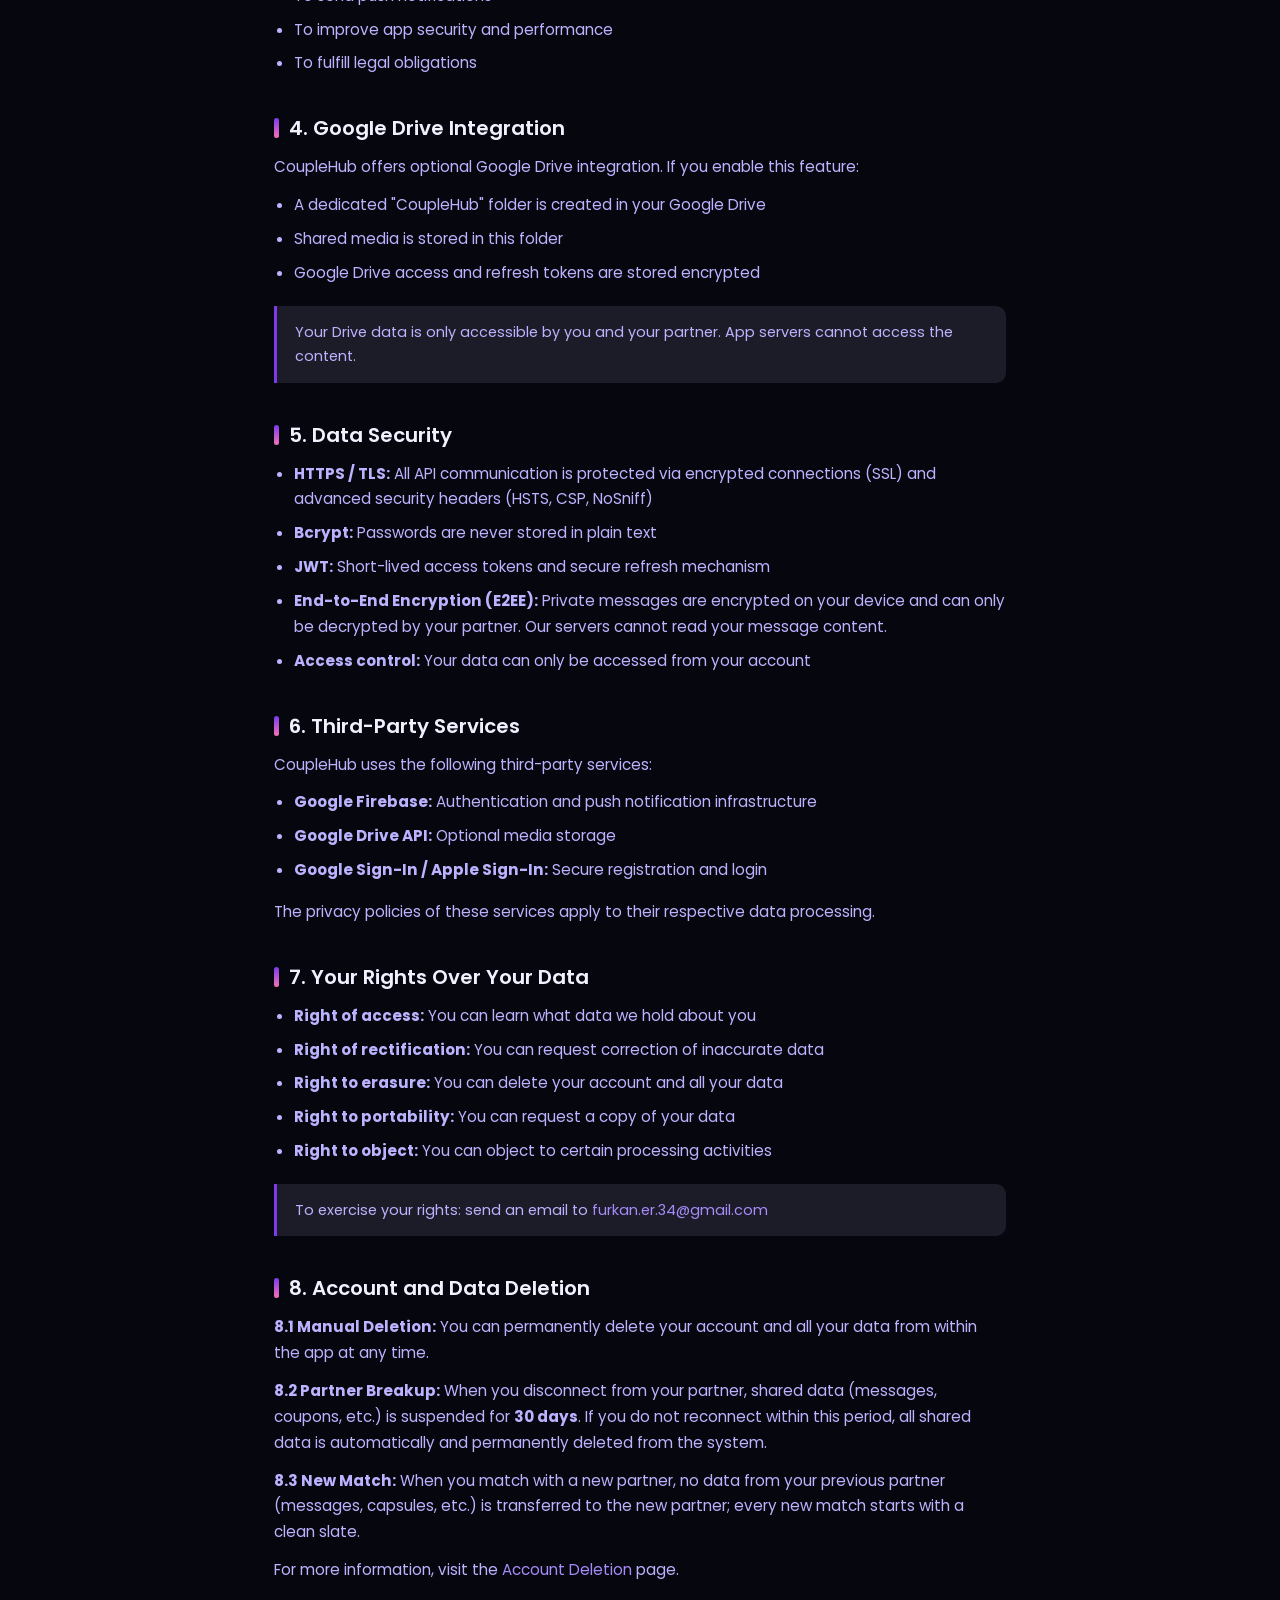
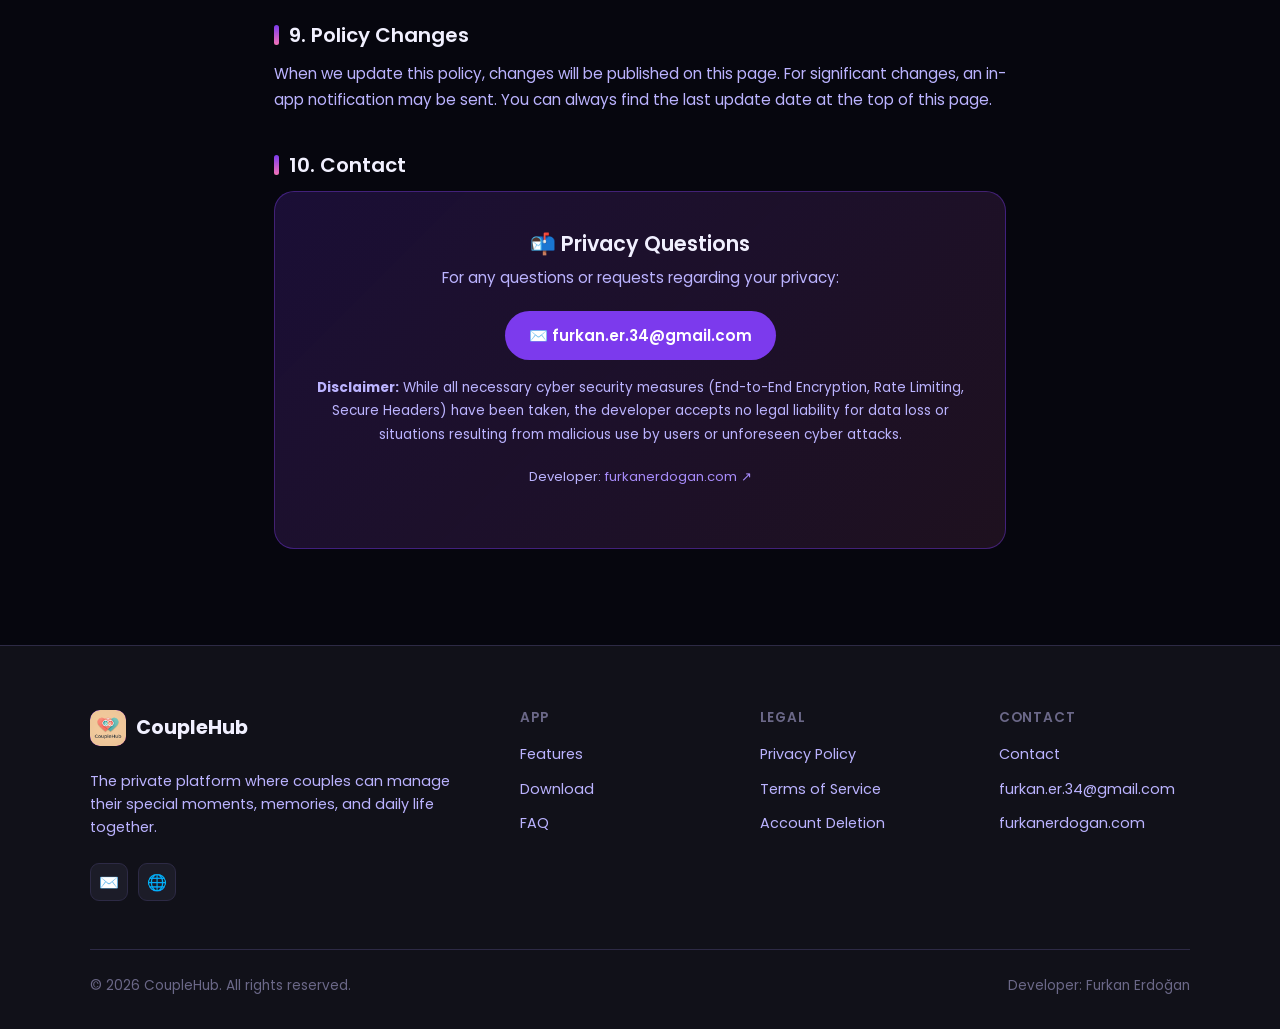
<file: privacy.html>
<!DOCTYPE html>
<html lang="tr" data-theme="dark" data-page="privacy">

<head>
  <meta charset="UTF-8" />
  <meta name="viewport" content="width=device-width, initial-scale=1.0" />
  <title>Gizlilik Politikası — CoupleHub</title>
  <meta name="description"
    content="CoupleHub uygulamasının gizlilik politikası. Verilerinizin nasıl toplandığını ve korunduğunu öğrenin." />
  <link rel="preconnect" href="https://fonts.googleapis.com" />
  <link rel="preconnect" href="https://fonts.gstatic.com" crossorigin />
  <link href="https://fonts.googleapis.com/css2?family=Poppins:wght@300;400;500;600;700&display=swap"
    rel="stylesheet" />
  <link rel="stylesheet" href="style.css" />
</head>

<body>

  <div id="ch-nav"></div>

  <div class="page-hero">
    <div class="section-label" data-i18n="ph_privacy_label">🔒 Yasal</div>
    <h1 data-i18n="ph_privacy_h1">Gizlilik Politikası</h1>
    <p data-i18n="ph_privacy_sub">Verilerinizi nasıl topladığımızı, kullandığımızı ve koruduğumuzu şeffaf bir şekilde
      açıklıyoruz.</p>
    <p class="meta" data-i18n="ph_privacy_meta">Son güncelleme: 13 Mart 2026 &nbsp;·&nbsp; Yürürlük tarihi: Mart 2026
    </p>
  </div>

  <div class="prose lang-tr">

    <h2><span class="dot"></span>1. Genel Bakış</h2>
    <p>CoupleHub ("biz", "uygulama"), çiftlerin özel anlarını güvenle paylaşabileceği bir platformdur. Bu Gizlilik
      Politikası, hangi kişisel verileri topladığımızı, bu verileri ne amaçla kullandığımızı ve nasıl koruduğumuzu
      açıklar.</p>
    <div class="note">
      <p>💡 <strong>Temel ilkemiz:</strong> Kişisel verilerinizi asla üçüncü taraflara satmayız, kiralamayız veya
        pazarlama amacıyla paylaşmayız.</p>
    </div>

    <h2><span class="dot"></span>2. Topladığımız Veriler</h2>
    <p><strong>2.1 Hesap Bilgileri</strong></p>
    <ul>
      <li>Ad ve soyad (veya ekran adı)</li>
      <li>E-posta adresi</li>
      <li>Profil fotoğrafı (Google/Apple'dan alınan)</li>
    </ul>
    <p><strong>2.2 Kimlik Doğrulama</strong></p>
    <ul>
      <li>Google OAuth veya Apple ID token'ları (şifre asla saklanmaz)</li>
      <li>JWT erişim ve yenileme token'ları</li>
    </ul>
    <p><strong>2.3 Uygulama İçi İçerik</strong></p>
    <ul>
      <li>Mesajlar ve medya dosyaları</li>
      <li>Takvim etkinlikleri</li>
      <li>Zaman kapsülleri</li>
      <li>Aşk kuponları</li>
      <li>Harita noktaları</li>
      <li>Müzik listesi linkleri</li>
    </ul>
    <p><strong>2.4 Teknik Veriler</strong></p>
    <ul>
      <li>Firebase Cloud Messaging (FCM) token'ı — push bildirim için</li>
      <li>Uygulama içi log kayıtları (hata ayıklama)</li>
    </ul>

    <h2><span class="dot"></span>3. Verileri Nasıl Kullanırız</h2>
    <ul>
      <li>Hesabınızı oluşturmak ve yönetmek</li>
      <li>Partnerinizle güvenli iletişim sağlamak</li>
      <li>Push bildirimleri göndermek</li>
      <li>Uygulama güvenliğini ve performansını iyileştirmek</li>
      <li>Yasal yükümlülükleri yerine getirmek</li>
    </ul>

    <h2><span class="dot"></span>4. Google Drive Entegrasyonu</h2>
    <p>CoupleHub, isteğe bağlı Google Drive entegrasyonu sunar. Bu özelliği etkinleştirirseniz:</p>
    <ul>
      <li>Google Drive'ınızda "CoupleHub" adlı özel bir klasör oluşturulur</li>
      <li>Paylaşılan medyalar bu klasörde saklanır</li>
      <li>Google Drive erişim ve yenileme token'ları şifreli olarak saklanır</li>
    </ul>
    <div class="note">
      <p>Drive verileriniz yalnızca sizin ve partnerinizin erişimine açıktır. Uygulama sunucuları içeriğe erişemez.</p>
    </div>

    <h2><span class="dot"></span>5. Veri Güvenliği</h2>
    <ul>
      <li><strong>HTTPS / TLS:</strong> Tüm API iletişimi şifreli bağlantı (SSL) ve gelişmiş güvenlik başlıkları (HSTS,
        CSP, NoSniff) ile korunur</li>
      <li><strong>Bcrypt:</strong> Şifreler düz metin olarak asla saklanmaz</li>
      <li><strong>JWT:</strong> Kısa ömürlü erişim token'ları ve güvenli yenileme mekanizması</li>
      <li><strong>Uçtan Uca Şifreleme (E2EE):</strong> Özel mesajlar cihazınızda şifrelenir ve yalnızca partneriniz
        tarafından çözülebilir. Sunucularımız mesaj içeriğini düz metin olarak göremez.</li>
      <li><strong>Erişim kontrolü:</strong> Verilerinize yalnızca sizin hesabınızdan erişilebilir</li>
    </ul>

    <h2><span class="dot"></span>6. Üçüncü Taraf Hizmetler</h2>
    <p>CoupleHub, aşağıdaki üçüncü taraf hizmetleri kullanmaktadır:</p>
    <ul>
      <li><strong>Google Firebase:</strong> Kimlik doğrulama ve push bildirim altyapısı</li>
      <li><strong>Google Drive API:</strong> İsteğe bağlı medya depolama</li>
      <li><strong>Google Sign-In / Apple Sign-In:</strong> Güvenli kayıt ve giriş</li>
    </ul>
    <p>Bu hizmetlerin kendi gizlilik politikaları geçerlidir.</p>

    <h2><span class="dot"></span>7. Verileriniz Üzerindeki Haklarınız</h2>
    <ul>
      <li><strong>Erişim hakkı:</strong> Hangi verileri sakladığımızı öğrenebilirsiniz</li>
      <li><strong>Düzeltme hakkı:</strong> Yanlış verilerin düzeltilmesini talep edebilirsiniz</li>
      <li><strong>Silme hakkı:</strong> Hesabınızı ve tüm verilerinizi silebilirsiniz</li>
      <li><strong>Taşınabilirlik hakkı:</strong> Verilerinizin bir kopyasını talep edebilirsiniz</li>
      <li><strong>İtiraz hakkı:</strong> Belirli işlemlere itiraz edebilirsiniz</li>
    </ul>
    <div class="note">
      <p>Haklarınızı kullanmak için: <a href="mailto:furkan.er.34@gmail.com">furkan.er.34@gmail.com</a> adresine e-posta
        gönderin.</p>
    </div>

    <h2><span class="dot"></span>8. Hesap ve Veri Silme</h2>
    <p><strong>8.1 Manuel Silme:</strong> Hesabınızı uygulama içinden istediğiniz an kalıcı olarak silebilirsiniz.</p>
    <p><strong>8.2 Partner Ayrılığı:</strong> Partnerinizle bağlantınızı kopardığınızda, aradaki ortak veriler
      (mesajlar, kuponlar vb.) <strong>30 gün boyunca</strong> askıya alınır. Bu süre içinde yeniden bağlanmazsanız, tüm
      ortak veriler sistemden otomatik ve kalıcı olarak silinir.</p>
    <p><strong>8.3 Yeni Eşleşme:</strong> Yeni bir partnerle eşleştiğinizde, eski partnerinizden kalan hiçbir veri
      (mesajlar, kapsüller vb.) yeni partnerinize aktarılmaz; her yeni eşleşme temiz bir sayfa ile başlar.</p>
    <p>Ayrıntılı bilgi için <a href="account-deletion.html">Hesap Silme</a> sayfasını ziyaret edin.</p>

    <h2><span class="dot"></span>9. Politika Değişiklikleri</h2>
    <p>Bu politikayı güncellediğimizde, değişiklikler bu sayfada yayınlanır. Önemli değişiklikler için uygulama içinden
      bildirim gönderilebilir. Son güncelleme tarihini her zaman bu sayfanın başında bulabilirsiniz.</p>

    <h2><span class="dot"></span>10. İletişim</h2>
    <div class="contact-card">
      <h3>📬 Gizlilik Soruları</h3>
      <p>Gizliliğinizle ilgili her türlü soru veya talep için:</p>
      <a href="mailto:furkan.er.34@gmail.com?subject=Gizlilik%20Talebi" class="email-link">✉️ furkan.er.34@gmail.com</a>
      <p style="margin-top: 16px; font-size: 0.85rem; color: var(--muted);"><strong>Sorumluluk Reddi:</strong> Uygulama
        güvenliği için gerekli tüm siber güvenlik önlemleri (Uçtan Uca Şifreleme, Rate Limiting, Güvenli Başlıklar)
        alınmış olsa da, kullanıcıların kötü niyetli kullanımı veya öngörülemeyen siber saldırılar sonucunda
        oluşabilecek veri kayıplarından/durumlardan geliştirici hukuki mesuliyet kabul etmez.</p>
      <p style="margin-top: 16px; font-size: 0.82rem;">Geliştirici: <a href="https://furkanerdogan.com" target="_blank"
          style="color: var(--primary-l);">furkanerdogan.com ↗</a></p>
    </div>

  </div>

  <!-- ── ENGLISH PRIVACY CONTENT ──────────────────────── -->
  <div class="prose lang-en" style="display:none">

    <h2><span class="dot"></span>1. Overview</h2>
    <p>CoupleHub ("we", "app") is a platform where couples can securely share their private moments. This Privacy Policy
      explains what personal data we collect, the purposes for which we use it, and how we protect it.</p>
    <div class="note">
      <p>💡 <strong>Our core principle:</strong> We will never sell, rent, or share your personal data with third
        parties for marketing purposes.</p>
    </div>

    <h2><span class="dot"></span>2. Data We Collect</h2>
    <p><strong>2.1 Account Information</strong></p>
    <ul>
      <li>Name and surname (or display name)</li>
      <li>Email address</li>
      <li>Profile photo (obtained from Google/Apple)</li>
    </ul>
    <p><strong>2.2 Authentication</strong></p>
    <ul>
      <li>Google OAuth or Apple ID tokens (passwords are never stored)</li>
      <li>JWT access and refresh tokens</li>
    </ul>
    <p><strong>2.3 In-App Content</strong></p>
    <ul>
      <li>Messages and media files</li>
      <li>Calendar events</li>
      <li>Time capsules</li>
      <li>Love coupons</li>
      <li>Map locations</li>
      <li>Music playlist links</li>
    </ul>
    <p><strong>2.4 Technical Data</strong></p>
    <ul>
      <li>Firebase Cloud Messaging (FCM) token — for push notifications</li>
      <li>In-app log records (debugging)</li>
    </ul>

    <h2><span class="dot"></span>3. How We Use Your Data</h2>
    <ul>
      <li>To create and manage your account</li>
      <li>To enable secure communication with your partner</li>
      <li>To send push notifications</li>
      <li>To improve app security and performance</li>
      <li>To fulfill legal obligations</li>
    </ul>

    <h2><span class="dot"></span>4. Google Drive Integration</h2>
    <p>CoupleHub offers optional Google Drive integration. If you enable this feature:</p>
    <ul>
      <li>A dedicated "CoupleHub" folder is created in your Google Drive</li>
      <li>Shared media is stored in this folder</li>
      <li>Google Drive access and refresh tokens are stored encrypted</li>
    </ul>
    <div class="note">
      <p>Your Drive data is only accessible by you and your partner. App servers cannot access the content.</p>
    </div>

    <h2><span class="dot"></span>5. Data Security</h2>
    <ul>
      <li><strong>HTTPS / TLS:</strong> All API communication is protected via encrypted connections (SSL) and advanced
        security headers (HSTS, CSP, NoSniff)</li>
      <li><strong>Bcrypt:</strong> Passwords are never stored in plain text</li>
      <li><strong>JWT:</strong> Short-lived access tokens and secure refresh mechanism</li>
      <li><strong>End-to-End Encryption (E2EE):</strong> Private messages are encrypted on your device and can only be
        decrypted by your partner. Our servers cannot read your message content.</li>
      <li><strong>Access control:</strong> Your data can only be accessed from your account</li>
    </ul>

    <h2><span class="dot"></span>6. Third-Party Services</h2>
    <p>CoupleHub uses the following third-party services:</p>
    <ul>
      <li><strong>Google Firebase:</strong> Authentication and push notification infrastructure</li>
      <li><strong>Google Drive API:</strong> Optional media storage</li>
      <li><strong>Google Sign-In / Apple Sign-In:</strong> Secure registration and login</li>
    </ul>
    <p>The privacy policies of these services apply to their respective data processing.</p>

    <h2><span class="dot"></span>7. Your Rights Over Your Data</h2>
    <ul>
      <li><strong>Right of access:</strong> You can learn what data we hold about you</li>
      <li><strong>Right of rectification:</strong> You can request correction of inaccurate data</li>
      <li><strong>Right to erasure:</strong> You can delete your account and all your data</li>
      <li><strong>Right to portability:</strong> You can request a copy of your data</li>
      <li><strong>Right to object:</strong> You can object to certain processing activities</li>
    </ul>
    <div class="note">
      <p>To exercise your rights: send an email to <a href="mailto:furkan.er.34@gmail.com">furkan.er.34@gmail.com</a>
      </p>
    </div>

    <h2><span class="dot"></span>8. Account and Data Deletion</h2>
    <p><strong>8.1 Manual Deletion:</strong> You can permanently delete your account and all your data from within the
      app at any time.</p>
    <p><strong>8.2 Partner Breakup:</strong> When you disconnect from your partner, shared data (messages, coupons,
      etc.) is suspended for <strong>30 days</strong>. If you do not reconnect within this period, all shared data is
      automatically and permanently deleted from the system.</p>
    <p><strong>8.3 New Match:</strong> When you match with a new partner, no data from your previous partner (messages,
      capsules, etc.) is transferred to the new partner; every new match starts with a clean slate.</p>
    <p>For more information, visit the <a href="account-deletion.html">Account Deletion</a> page.</p>

    <h2><span class="dot"></span>9. Policy Changes</h2>
    <p>When we update this policy, changes will be published on this page. For significant changes, an in-app
      notification may be sent. You can always find the last update date at the top of this page.</p>

    <h2><span class="dot"></span>10. Contact</h2>
    <div class="contact-card">
      <h3>📬 Privacy Questions</h3>
      <p>For any questions or requests regarding your privacy:</p>
      <a href="mailto:furkan.er.34@gmail.com?subject=Privacy%20Request" class="email-link">✉️ furkan.er.34@gmail.com</a>
      <p style="margin-top: 16px; font-size: 0.85rem; color: var(--muted);"><strong>Disclaimer:</strong> While all
        necessary cyber security measures (End-to-End Encryption, Rate Limiting, Secure Headers) have been taken, the
        developer accepts no legal liability for data loss or situations resulting from malicious use by users or
        unforeseen cyber attacks.</p>
      <p style="margin-top: 16px; font-size: 0.82rem;">Developer: <a href="https://furkanerdogan.com" target="_blank"
          style="color: var(--primary-l);">furkanerdogan.com ↗</a></p>
    </div>

  </div>

  <div id="ch-footer"></div>

  <script src="assets/shared.js"></script>

</body>

</html>
</file>
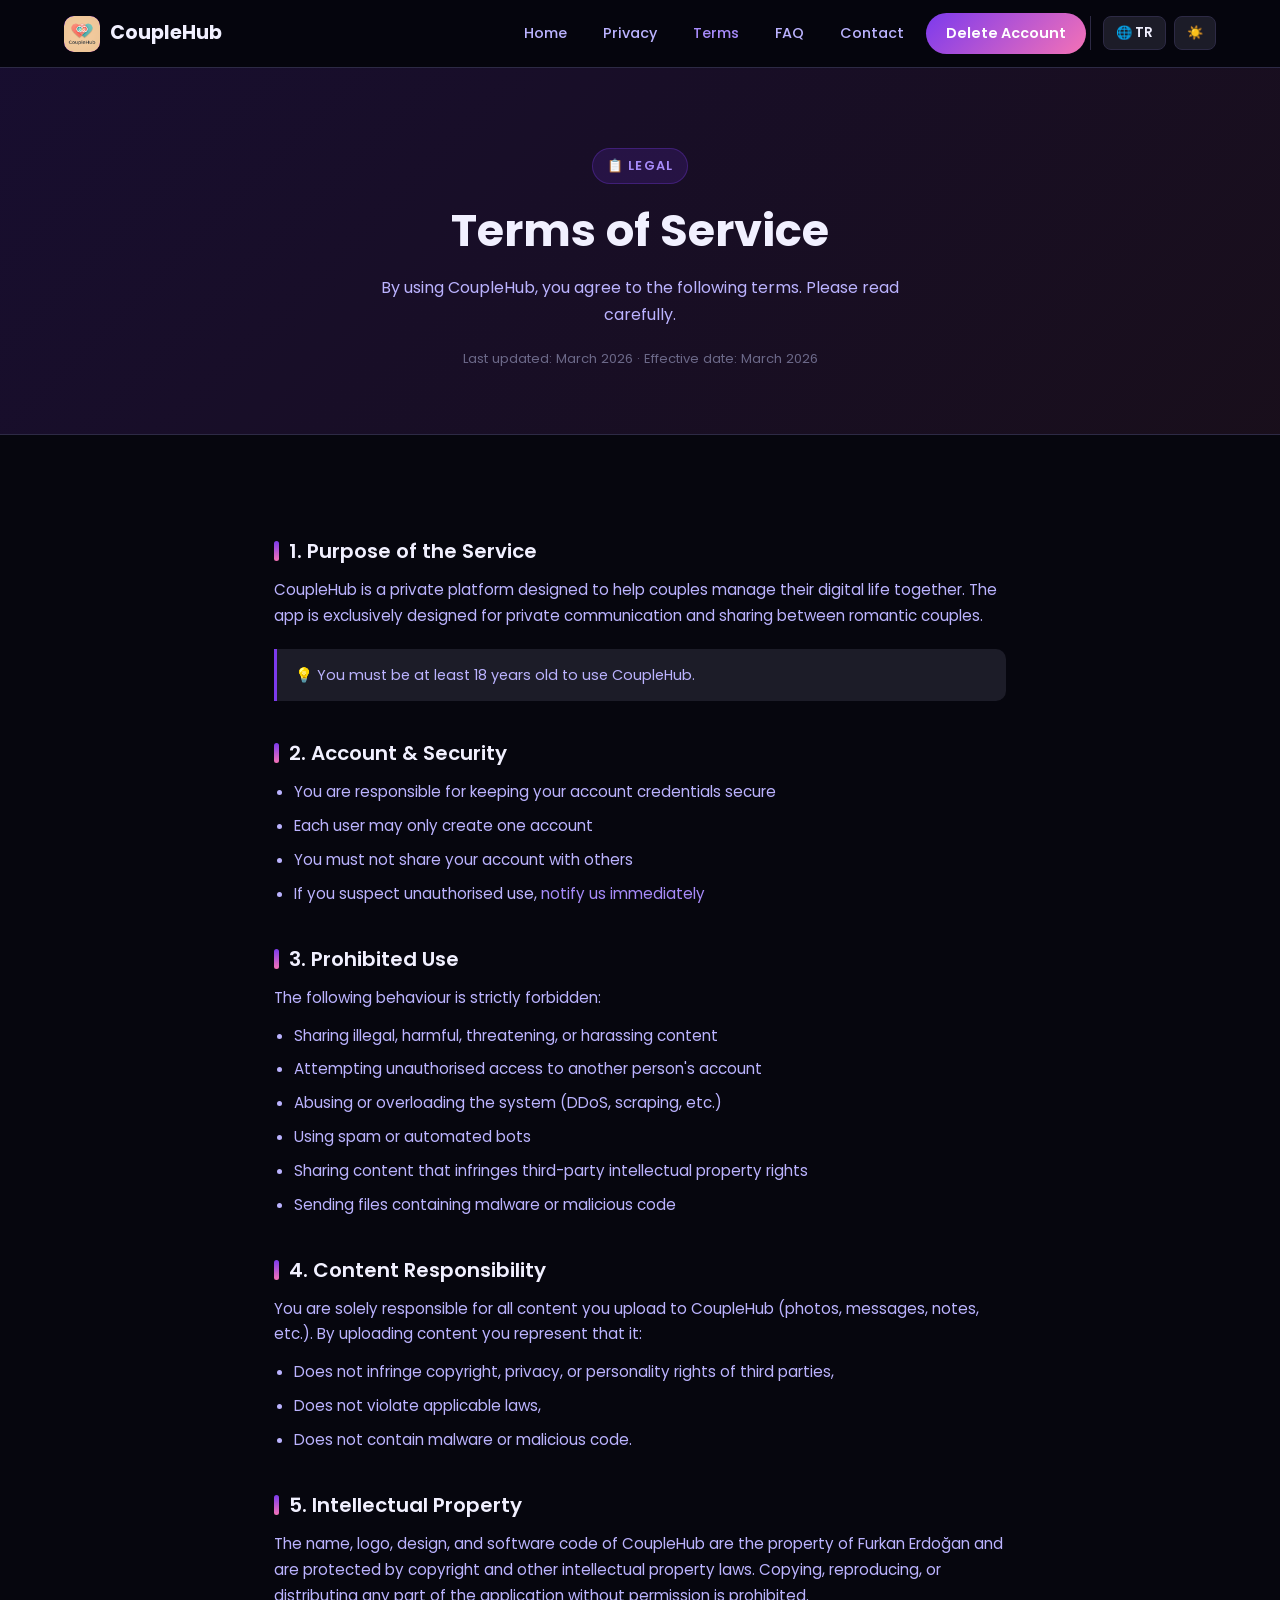
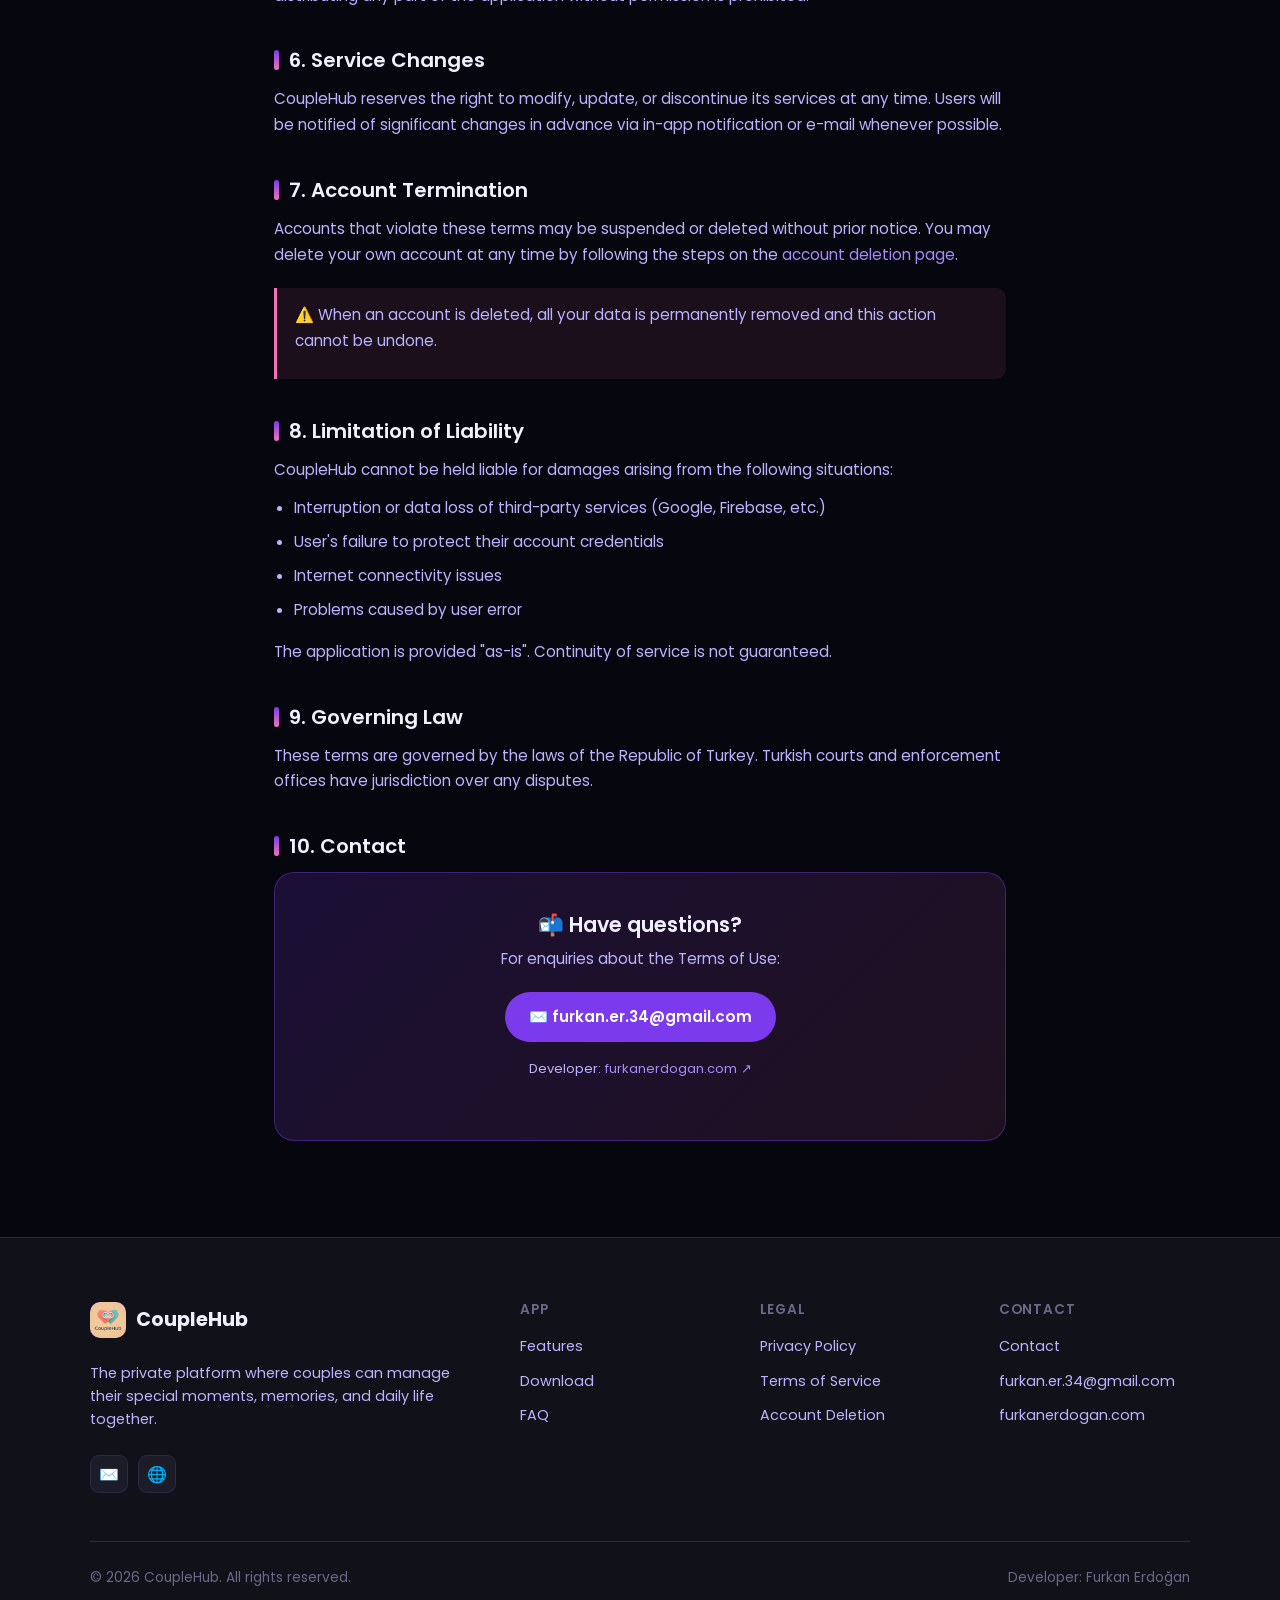
<file: terms.html>
<!DOCTYPE html>
<html lang="tr" data-theme="dark" data-page="terms">

<head>
    <meta charset="UTF-8" />
    <meta name="viewport" content="width=device-width, initial-scale=1.0" />
    <title>Kullanım Koşulları — CoupleHub</title>
    <meta name="description" content="CoupleHub uygulamasının kullanım koşulları ve hizmet şartları." />
    <link rel="preconnect" href="https://fonts.googleapis.com" />
    <link rel="preconnect" href="https://fonts.gstatic.com" crossorigin />
    <link href="https://fonts.googleapis.com/css2?family=Poppins:wght@300;400;500;600;700&display=swap"
        rel="stylesheet" />
    <link rel="stylesheet" href="style.css" />
</head>

<body>

    <div id="ch-nav"></div>

    <div class="page-hero">
        <div class="section-label" data-i18n="ph_terms_label">📋 Yasal</div>
        <h1 data-i18n="ph_terms_h1">Kullanım Koşulları</h1>
        <p data-i18n="ph_terms_sub">CoupleHub'ı kullanarak aşağıdaki koşulları kabul etmiş sayılırsınız. Lütfen dikkatlice okuyun.</p>
        <p class="meta" data-i18n="ph_terms_meta">Son güncelleme: Mart 2026 &nbsp;·&nbsp; Yürürlük tarihi: Mart 2026</p>
    </div>

    <div class="prose lang-tr">

        <h2><span class="dot"></span>1. Hizmetin Amacı</h2>
        <p>CoupleHub, çiftlerin dijital hayatlarını birlikte yönetebileceği özel bir platformdur. Uygulama yalnızca
            romantik çiftler arasındaki özel iletişim ve paylaşım için tasarlanmıştır.</p>
        <div class="note">
            <p>💡 CoupleHub'ı kullanmak için en az 18 yaşında olmanız gerekmektedir.</p>
        </div>

        <h2><span class="dot"></span>2. Hesap ve Güvenlik</h2>
        <ul>
            <li>Hesap bilgilerinizi güvenli tutmak sizin sorumluluğunuzdadır</li>
            <li>Her kullanıcı yalnızca bir hesap açabilir</li>
            <li>Hesabınızı başkalarıyla paylaşmamalısınız</li>
            <li>Yetkisiz kullanım şüphesi durumunda derhal <a href="mailto:furkan.er.34@gmail.com">bize bildirin</a>
            </li>
        </ul>

        <h2><span class="dot"></span>3. Kabul Edilemez Kullanım</h2>
        <p>Aşağıdaki davranışlar kesinlikle yasaktır:</p>
        <ul>
            <li>Yasadışı, zararlı, tehditkâr veya taciz edici içerik paylaşmak</li>
            <li>Başkasının hesabına yetkisiz erişim sağlamaya çalışmak</li>
            <li>Sistemi kötüye kullanmak veya aşırı yük bindirmek (DDoS, scrapin vb.)</li>
            <li>Spam veya otomatik botlar kullanmak</li>
            <li>Üçüncü tarafların fikri mülkiyet haklarını ihlal eden içerik paylaşmak</li>
            <li>Kötü amaçlı yazılım veya zararlı kod içeren dosya göndermek</li>
        </ul>

        <h2><span class="dot"></span>4. İçerik Sorumluluğu</h2>
        <p>CoupleHub'a yüklediğiniz tüm içerikten (fotoğraf, mesaj, not vb.) tamamen siz sorumlusunuz. Yüklediğiniz
            içeriklerin:</p>
        <ul>
            <li>Üçüncü tarafların telif, gizlilik veya kişilik haklarını ihlal etmediğini,</li>
            <li>Yürürlükteki yasalara aykırı olmadığını,</li>
            <li>Kötü amaçlı yazılım veya zararlı kod içermediğini</li>
        </ul>
        <p>kabul ve beyan edersiniz.</p>

        <h2><span class="dot"></span>5. Fikri Mülkiyet</h2>
        <p>CoupleHub'ın adı, logosu, tasarımı ve yazılım kodu, Furkan Erdoğan'a aittir ve telif hakkı ile diğer fikri
            mülkiyet yasaları kapsamında korunmaktadır. Uygulamanın herhangi bir bölümünü izinsiz kopyalamak, çoğaltmak
            veya dağıtmak yasaktır.</p>

        <h2><span class="dot"></span>6. Hizmet Değişiklikleri</h2>
        <p>CoupleHub, hizmetlerini herhangi bir zamanda değiştirme, güncelleme veya durdurma hakkını saklı tutar. Önemli
            değişiklikler öncesinde kullanıcılar uygulama bildirimi veya e-posta ile bilgilendirilmeye çalışılacaktır.
        </p>

        <h2><span class="dot"></span>7. Hesap Sonlandırma</h2>
        <p>Bu koşulları ihlal eden hesaplar, önceden bildirim yapılmaksızın askıya alınabilir veya silinebilir. Kendi
            hesabınızı istediğiniz zaman <a href="account-deletion.html">hesap silme sayfasındaki</a> adımları izleyerek
            silebilirsiniz.</p>
        <div class="warn">
            <p>⚠️ Hesap silindiğinde tüm verileriniz kalıcı olarak kaldırılır ve bu işlem geri alınamaz.</p>
        </div>

        <h2><span class="dot"></span>8. Sorumluluk Sınırlaması</h2>
        <p>CoupleHub, aşağıdaki durumlardan kaynaklanan zararlardan sorumlu tutulamaz:</p>
        <ul>
            <li>Üçüncü taraf hizmetlerin (Google, Firebase vb.) kesintisi veya veri kaybı</li>
            <li>Kullanıcının hesap bilgilerini korumada başarısız olması</li>
            <li>İnternet bağlantısı sorunları</li>
            <li>Kullanıcının hatalı kullanımından kaynaklanan sorunlar</li>
        </ul>
        <p>Uygulama, "olduğu gibi" (as-is) sunulmaktadır. Hizmet sürekliliği garanti edilmez.</p>

        <h2><span class="dot"></span>9. Geçerli Hukuk</h2>
        <p>Bu koşullar Türkiye Cumhuriyeti hukukuna tabidir. Uyuşmazlıklarda Türkiye mahkeme ve icra daireleri
            yetkilidir.</p>

        <h2><span class="dot"></span>10. İletişim</h2>
        <div class="contact-card">
            <h3>📬 Sorularınız mı var?</h3>
            <p>Kullanım koşulları hakkındaki sorularınız için:</p>
            <a href="mailto:furkan.er.34@gmail.com?subject=Kullanım%20Koşulları" class="email-link">✉️
                furkan.er.34@gmail.com</a>
            <p style="margin-top: 16px; font-size: 0.82rem;">Geliştirici: <a href="https://furkanerdogan.com"
                    target="_blank" style="color: var(--primary-l);">furkanerdogan.com ↗</a></p>
        </div>

    </div>

    <div class="prose lang-en">

        <h2><span class="dot"></span>1. Purpose of the Service</h2>
        <p>CoupleHub is a private platform designed to help couples manage their digital life together. The app is
            exclusively designed for private communication and sharing between romantic couples.</p>
        <div class="note">
            <p>💡 You must be at least 18 years old to use CoupleHub.</p>
        </div>

        <h2><span class="dot"></span>2. Account &amp; Security</h2>
        <ul>
            <li>You are responsible for keeping your account credentials secure</li>
            <li>Each user may only create one account</li>
            <li>You must not share your account with others</li>
            <li>If you suspect unauthorised use, <a href="mailto:furkan.er.34@gmail.com">notify us immediately</a></li>
        </ul>

        <h2><span class="dot"></span>3. Prohibited Use</h2>
        <p>The following behaviour is strictly forbidden:</p>
        <ul>
            <li>Sharing illegal, harmful, threatening, or harassing content</li>
            <li>Attempting unauthorised access to another person's account</li>
            <li>Abusing or overloading the system (DDoS, scraping, etc.)</li>
            <li>Using spam or automated bots</li>
            <li>Sharing content that infringes third-party intellectual property rights</li>
            <li>Sending files containing malware or malicious code</li>
        </ul>

        <h2><span class="dot"></span>4. Content Responsibility</h2>
        <p>You are solely responsible for all content you upload to CoupleHub (photos, messages, notes, etc.).
            By uploading content you represent that it:</p>
        <ul>
            <li>Does not infringe copyright, privacy, or personality rights of third parties,</li>
            <li>Does not violate applicable laws,</li>
            <li>Does not contain malware or malicious code.</li>
        </ul>

        <h2><span class="dot"></span>5. Intellectual Property</h2>
        <p>The name, logo, design, and software code of CoupleHub are the property of Furkan Erdoğan and are protected
            by copyright and other intellectual property laws. Copying, reproducing, or distributing any part of the
            application without permission is prohibited.</p>

        <h2><span class="dot"></span>6. Service Changes</h2>
        <p>CoupleHub reserves the right to modify, update, or discontinue its services at any time. Users will be
            notified of significant changes in advance via in-app notification or e-mail whenever possible.</p>

        <h2><span class="dot"></span>7. Account Termination</h2>
        <p>Accounts that violate these terms may be suspended or deleted without prior notice. You may delete your own
            account at any time by following the steps on the <a href="account-deletion.html">account deletion page</a>.</p>
        <div class="warn">
            <p>⚠️ When an account is deleted, all your data is permanently removed and this action cannot be undone.</p>
        </div>

        <h2><span class="dot"></span>8. Limitation of Liability</h2>
        <p>CoupleHub cannot be held liable for damages arising from the following situations:</p>
        <ul>
            <li>Interruption or data loss of third-party services (Google, Firebase, etc.)</li>
            <li>User's failure to protect their account credentials</li>
            <li>Internet connectivity issues</li>
            <li>Problems caused by user error</li>
        </ul>
        <p>The application is provided "as-is". Continuity of service is not guaranteed.</p>

        <h2><span class="dot"></span>9. Governing Law</h2>
        <p>These terms are governed by the laws of the Republic of Turkey. Turkish courts and enforcement offices have
            jurisdiction over any disputes.</p>

        <h2><span class="dot"></span>10. Contact</h2>
        <div class="contact-card">
            <h3>📬 Have questions?</h3>
            <p>For enquiries about the Terms of Use:</p>
            <a href="mailto:furkan.er.34@gmail.com?subject=Terms%20of%20Use" class="email-link">✉️
                furkan.er.34@gmail.com</a>
            <p style="margin-top: 16px; font-size: 0.82rem;">Developer: <a href="https://furkanerdogan.com"
                    target="_blank" style="color: var(--primary-l);">furkanerdogan.com ↗</a></p>
        </div>

    </div>

    <div id="ch-footer"></div>
    <script src="assets/shared.js"></script>

</body>

</html>
</file>
<file: style.css>
/* =========================================
   CoupleHub Landing — Shared Stylesheet
   ========================================= */

*, *::before, *::after { box-sizing: border-box; margin: 0; padding: 0; }

:root {
  --primary:    #7C3AED;
  --primary-d:  #4C1D95;
  --primary-l:  #A78BFA;
  --pink:       #F472B6;
  --pink-d:     #831843;
  --bg:         #06060E;
  --surface:    #111119;
  --surface-hi: #1C1C28;
  --border:     #2D2A45;
  --text:       #F1F0FF;
  --muted:      #BBB3FF;
  --subtle:     #6B6888;
  --success:    #34D399;
}

html { scroll-behavior: smooth; }

body {
  font-family: 'Poppins', sans-serif;
  background: var(--bg);
  color: var(--text);
  line-height: 1.7;
  font-size: 16px;
  min-height: 100vh;
}

/* ── TYPOGRAPHY ──────────────────────────── */
h1, h2, h3, h4 { font-weight: 700; line-height: 1.2; }
h1 { font-size: clamp(2rem, 5vw, 3.5rem); }
h2 { font-size: clamp(1.5rem, 3.5vw, 2.2rem); }
h3 { font-size: 1.2rem; font-weight: 600; }
p  { color: var(--muted); font-size: 0.95rem; }
a  { color: var(--primary-l); text-decoration: none; }

/* ── NAV ─────────────────────────────────── */
.nav {
  position: sticky; top: 0; z-index: 1000;
  background: rgba(6,6,14,.88);
  backdrop-filter: blur(20px);
  border-bottom: 1px solid var(--border);
  padding: 0 5%;
  display: flex; align-items: center; justify-content: space-between;
  height: 68px;
}

.nav-right {
  display: flex; align-items: center; gap: 4px;
  margin-left: auto;
}

.nav-logo {
  display: flex; align-items: center; gap: 10px;
  color: var(--text); font-weight: 700; font-size: 1.2rem;
  text-decoration: none;
}
.nav-logo .logo-icon {
  width: 36px; height: 36px; border-radius: 10px;
  background: linear-gradient(135deg, var(--primary), var(--pink));
  display: flex; align-items: center; justify-content: center;
  font-size: 1rem; overflow: hidden;
}
.nav-logo .logo-icon img {
  width: 100%; height: 100%; object-fit: cover; display: block; border-radius: 10px;
}

.nav-links {
  display: flex; align-items: center; gap: 8px;
}
.nav-links a {
  color: var(--muted); font-size: 0.9rem; font-weight: 500;
  padding: 8px 14px; border-radius: 8px;
  transition: color .2s, background .2s;
}
.nav-links a:hover { color: var(--text); background: rgba(255,255,255,.06); }
.nav-links a.active { color: var(--primary-l); }

.nav-cta {
  background: linear-gradient(135deg, var(--primary), var(--pink));
  color: white !important;
  padding: 8px 20px !important;
  border-radius: 50px !important;
  font-weight: 600 !important;
  transition: opacity .2s !important;
}
.nav-cta:hover { opacity: .85; background: none !important; }

.hamburger { display: none; cursor: pointer; flex-direction: column; gap: 5px; }
.hamburger span { width: 24px; height: 2px; background: var(--text); border-radius: 2px; transition: .3s; }

/* ── SECTIONS & LAYOUT ───────────────────── */
section { padding: 96px 5%; }

.container { max-width: 1100px; margin: 0 auto; }
.container-sm { max-width: 750px; margin: 0 auto; }
.container-xs { max-width: 580px; margin: 0 auto; }

.section-label {
  display: inline-flex; align-items: center; gap: 8px;
  background: rgba(124,58,237,.15);
  border: 1px solid rgba(124,58,237,.3);
  color: var(--primary-l); font-size: 0.8rem; font-weight: 600;
  letter-spacing: .08em; text-transform: uppercase;
  padding: 6px 14px; border-radius: 50px;
  margin-bottom: 16px;
}

.section-title { margin-bottom: 16px; }

.section-sub {
  color: var(--muted); font-size: 1.05rem;
  max-width: 560px; margin: 0 auto 56px;
}

.text-center { text-align: center; }
.text-gradient {
  background: linear-gradient(90deg, var(--primary-l), var(--pink));
  -webkit-background-clip: text; -webkit-text-fill-color: transparent;
  background-clip: text;
}

/* ── BUTTONS ─────────────────────────────── */
.btn {
  display: inline-flex; align-items: center; gap: 8px;
  padding: 14px 28px; border-radius: 50px;
  font-family: 'Poppins', sans-serif;
  font-size: 0.95rem; font-weight: 600; cursor: pointer;
  transition: transform .2s, box-shadow .2s, opacity .2s;
  border: none; text-decoration: none;
}
.btn:hover { transform: translateY(-2px); }
.btn-primary {
  background: linear-gradient(135deg, var(--primary), var(--pink));
  color: white;
  box-shadow: 0 8px 30px rgba(124,58,237,.4);
}
.btn-primary:hover { box-shadow: 0 12px 40px rgba(124,58,237,.55); }
.btn-outline {
  border: 1.5px solid var(--border); color: var(--text);
  background: transparent;
}
.btn-outline:hover { border-color: var(--primary); background: rgba(124,58,237,.08); }
.btn-ghost { color: var(--muted); background: transparent; }
.btn-ghost:hover { color: var(--text); }

/* ── CARDS ───────────────────────────────── */
.card {
  background: var(--surface);
  border: 1px solid var(--border);
  border-radius: 20px; padding: 32px;
}
.card-hover {
  transition: transform .25s, border-color .25s, box-shadow .25s;
}
.card-hover:hover {
  transform: translateY(-6px);
  border-color: rgba(124,58,237,.45);
  box-shadow: 0 20px 60px rgba(124,58,237,.15);
}

/* ── BADGE / TAG ─────────────────────────── */
.badge {
  display: inline-block;
  background: rgba(124,58,237,.2);
  border: 1px solid rgba(124,58,237,.35);
  color: var(--primary-l);
  padding: 4px 12px; border-radius: 50px;
  font-size: 0.78rem; font-weight: 600;
}
.badge-pink {
  background: rgba(244,114,182,.15);
  border-color: rgba(244,114,182,.3);
  color: var(--pink);
}
.badge-green {
  background: rgba(52,211,153,.15);
  border-color: rgba(52,211,153,.3);
  color: var(--success);
}

/* ── DIVIDER ─────────────────────────────── */
.divider { height: 1px; background: var(--border); margin: 0; }

/* ── FOOTER ──────────────────────────────── */
footer {
  background: var(--surface);
  border-top: 1px solid var(--border);
  padding: 64px 5% 32px;
}
.footer-grid {
  max-width: 1100px; margin: 0 auto;
  display: grid; grid-template-columns: 2fr 1fr 1fr 1fr;
  gap: 48px; margin-bottom: 48px;
}
.footer-brand p { color: var(--muted); font-size: 0.9rem; margin: 16px 0 24px; line-height: 1.6; }
.footer-col h4 { font-size: 0.85rem; font-weight: 600; letter-spacing: .06em; text-transform: uppercase; color: var(--subtle); margin-bottom: 16px; }
.footer-col a { display: block; color: var(--muted); font-size: 0.9rem; margin-bottom: 10px; transition: color .2s; }
.footer-col a:hover { color: var(--text); }
.footer-bottom {
  max-width: 1100px; margin: 0 auto;
  display: flex; align-items: center; justify-content: space-between;
  padding-top: 24px; border-top: 1px solid var(--border);
  font-size: 0.85rem; color: var(--subtle); flex-wrap: wrap; gap: 12px;
}
.footer-bottom a { color: var(--subtle); }
.footer-bottom a:hover { color: var(--primary-l); }

/* ── SOCIAL ICONS ────────────────────────── */
.social-links { display: flex; gap: 10px; }
.social-link {
  width: 38px; height: 38px; border-radius: 9px;
  background: var(--surface-hi); border: 1px solid var(--border);
  display: flex; align-items: center; justify-content: center;
  font-size: 1rem; text-decoration: none;
  transition: background .2s, border-color .2s;
}
.social-link:hover { background: rgba(124,58,237,.2); border-color: var(--primary); }

/* ── PAGE HERO (inner pages) ─────────────── */
.page-hero {
  padding: 80px 5% 64px;
  background: linear-gradient(135deg, rgba(124,58,237,.15) 0%, rgba(244,114,182,.08) 100%);
  border-bottom: 1px solid var(--border);
  text-align: center;
}
.page-hero .section-label { margin-bottom: 20px; }
.page-hero h1 { font-size: clamp(1.8rem, 4vw, 2.8rem); margin-bottom: 16px; }
.page-hero p { color: var(--muted); font-size: 1rem; max-width: 540px; margin: 0 auto; }
.page-hero .meta { color: var(--subtle); font-size: 0.82rem; margin-top: 20px; }

/* ── PROSE (long-form content) ───────────── */
.prose { max-width: 780px; margin: 0 auto; padding: 64px 24px 96px; }
.prose h2 {
  font-size: 1.25rem; font-weight: 600; color: var(--text);
  margin: 40px 0 14px; display: flex; align-items: center; gap: 10px;
}
.prose h2 .dot { width: 5px; height: 20px; border-radius: 3px; background: linear-gradient(to bottom, var(--primary), var(--pink)); flex-shrink: 0; }
.prose p, .prose li { color: var(--muted); font-size: 0.95rem; margin-bottom: 12px; }
.prose ul { padding-left: 20px; margin-bottom: 16px; }
.prose li { margin-bottom: 8px; }
.prose .note {
  background: var(--surface-hi); border-left: 3px solid var(--primary);
  border-radius: 0 10px 10px 0; padding: 14px 18px; margin: 20px 0;
}
.prose .note p { margin: 0; font-size: 0.9rem; }
.prose .warn {
  background: rgba(244,114,182,.08); border-left: 3px solid var(--pink);
  border-radius: 0 10px 10px 0; padding: 14px 18px; margin: 20px 0;
}

/* ── ACCORDION ───────────────────────────── */
details {
  background: var(--surface); border: 1px solid var(--border);
  border-radius: 14px; margin-bottom: 10px; overflow: hidden;
}
details:hover { border-color: rgba(124,58,237,.4); }
details[open] { border-color: rgba(124,58,237,.6); }
summary {
  display: flex; align-items: center; justify-content: space-between;
  padding: 18px 22px; cursor: pointer; font-weight: 500;
  font-size: 0.95rem; color: var(--text); list-style: none;
  user-select: none; gap: 12px;
}
summary::-webkit-details-marker { display: none; }
summary::after {
  content: '+'; font-size: 1.5rem; font-weight: 300;
  color: var(--primary); flex-shrink: 0; transition: transform .25s;
}
details[open] summary::after { transform: rotate(45deg); }
.answer {
  padding: 0 22px 20px; border-top: 1px solid var(--border);
  padding-top: 16px; color: var(--muted); font-size: 0.9rem;
}

/* ── CONTACT CARD ────────────────────────── */
.contact-card {
  background: linear-gradient(135deg, rgba(124,58,237,.18), rgba(244,114,182,.1));
  border: 1px solid rgba(124,58,237,.4);
  border-radius: 20px; padding: 40px; text-align: center;
}
.contact-card h3 { font-size: 1.3rem; margin-bottom: 8px; }
.contact-card p { margin-bottom: 20px; }
.contact-card .email-link {
  display: inline-flex; align-items: center; gap: 8px;
  background: var(--primary); color: white;
  padding: 12px 24px; border-radius: 50px;
  font-weight: 600; font-size: 0.95rem;
  transition: opacity .2s, transform .2s;
}
.contact-card .email-link:hover { opacity: .85; transform: translateY(-2px); }

/* ── ANIMATIONS ──────────────────────────── */
@keyframes float {
  0%, 100% { transform: translateY(0); }
  50%       { transform: translateY(-12px); }
}
@keyframes pulse-glow {
  0%, 100% { box-shadow: 0 0 40px rgba(124,58,237,.3); }
  50%       { box-shadow: 0 0 80px rgba(124,58,237,.6); }
}
@keyframes gradient-shift {
  0%   { background-position: 0% 50%; }
  50%  { background-position: 100% 50%; }
  100% { background-position: 0% 50%; }
}
@keyframes fade-up {
  from { opacity: 0; transform: translateY(24px); }
  to   { opacity: 1; transform: translateY(0); }
}

.animate-fade-up { animation: fade-up .6s ease forwards; }
.animate-float   { animation: float 4s ease-in-out infinite; }

/* ── RESPONSIVE ──────────────────────────── */
@media (max-width: 940px) {
  .footer-grid { grid-template-columns: 1fr 1fr; }
  section { padding: 72px 5%; }
  .nav-right { gap: 0; }
  .nav-links { display: none; }
  .hamburger { display: flex; margin-left: 8px; }
  .nav-links.open {
    display: flex; flex-direction: column;
    position: fixed; top: 68px; left: 0; right: 0;
    background: var(--surface); border-bottom: 1px solid var(--border);
    padding: 20px; gap: 4px;
  }
  .nav-actions { padding-left: 8px; border-left: none; gap: 6px; }
  .icon-btn { padding: 5px 9px; font-size: 0.75rem; }
}
@media (max-width: 660px) {
  .footer-grid { grid-template-columns: 1fr; }
  .footer-bottom { flex-direction: column; text-align: center; }
}

/* ── LIGHT MODE ──────────────────────────────────────────── */
[data-theme="light"] {
  --bg:         #FFF2E1;
  --surface:    #FFF8EF;
  --surface-hi: #F5E4CA;
  --border:     #E2C9A8;
  --text:       #2D1B0E;
  --muted:      #6B4E3D;
  --subtle:     #A79277;
  --primary-l:  #6D28D9;
  --success:    #1A7A55;
}
[data-theme="light"] body {
  background: var(--bg);
  color: var(--text);
}
[data-theme="light"] .nav {
  background: rgba(255,242,225,.92);
}
[data-theme="light"] .phone-glow {
  background: radial-gradient(circle, rgba(124,58,237,.15) 0%, transparent 70%);
}
[data-theme="light"] .phone-float-badge {
  box-shadow: 0 8px 24px rgba(167,146,119,.25);
  background: var(--surface);
  border-color: var(--border);
  color: var(--text);
}
[data-theme="light"] .hero-bg::before {
  background-image: radial-gradient(rgba(124,58,237,.06) 1px, transparent 1px);
}
[data-theme="light"] .nav-links.open {
  background: var(--surface);
}
[data-theme="light"] details { background: var(--surface-hi); }
[data-theme="light"] .phone-mockup-img {
  border-color: rgba(167,146,119,.4);
  box-shadow: 0 32px 80px rgba(100,60,20,.18), 0 0 0 1px rgba(167,146,119,.2);
}

/* ── LANGUAGE BLOCKS ──────────────────────────────────────── */
html[lang='en'] .lang-tr { display: none !important; }
html[lang='tr'] .lang-en { display: none !important; }

/* ── PHONE MOCKUP IMAGE ───────────────────────────────────── */
.phone-mockup-img {
  width: 280px;
  display: block;
  border-radius: 36px;
  border: 2px solid rgba(255,255,255,.15);
  box-shadow: 0 40px 100px rgba(0,0,0,.55), 0 0 0 1px rgba(255,255,255,.05);
  animation: float 5s ease-in-out infinite; margin-left: auto;
}
.icon-btn {
  background: var(--surface-hi);
  border: 1px solid var(--border);
  border-radius: 8px;
  padding: 6px 12px;
  cursor: pointer;
  font-size: 0.82rem;
  font-weight: 600;
  color: var(--text);
  display: flex; align-items: center; gap: 5px;
  transition: background .2s, border-color .2s, color .2s;
  font-family: 'Poppins', sans-serif;
  white-space: nowrap;
}
.icon-btn:hover {
  background: rgba(124,58,237,.15);
  border-color: var(--primary);
  color: var(--primary-l);
}
.nav-actions {
  display: flex; align-items: center; gap: 8px;
  padding-left: 12px;
  border-left: 1px solid var(--border);
}
</file>
